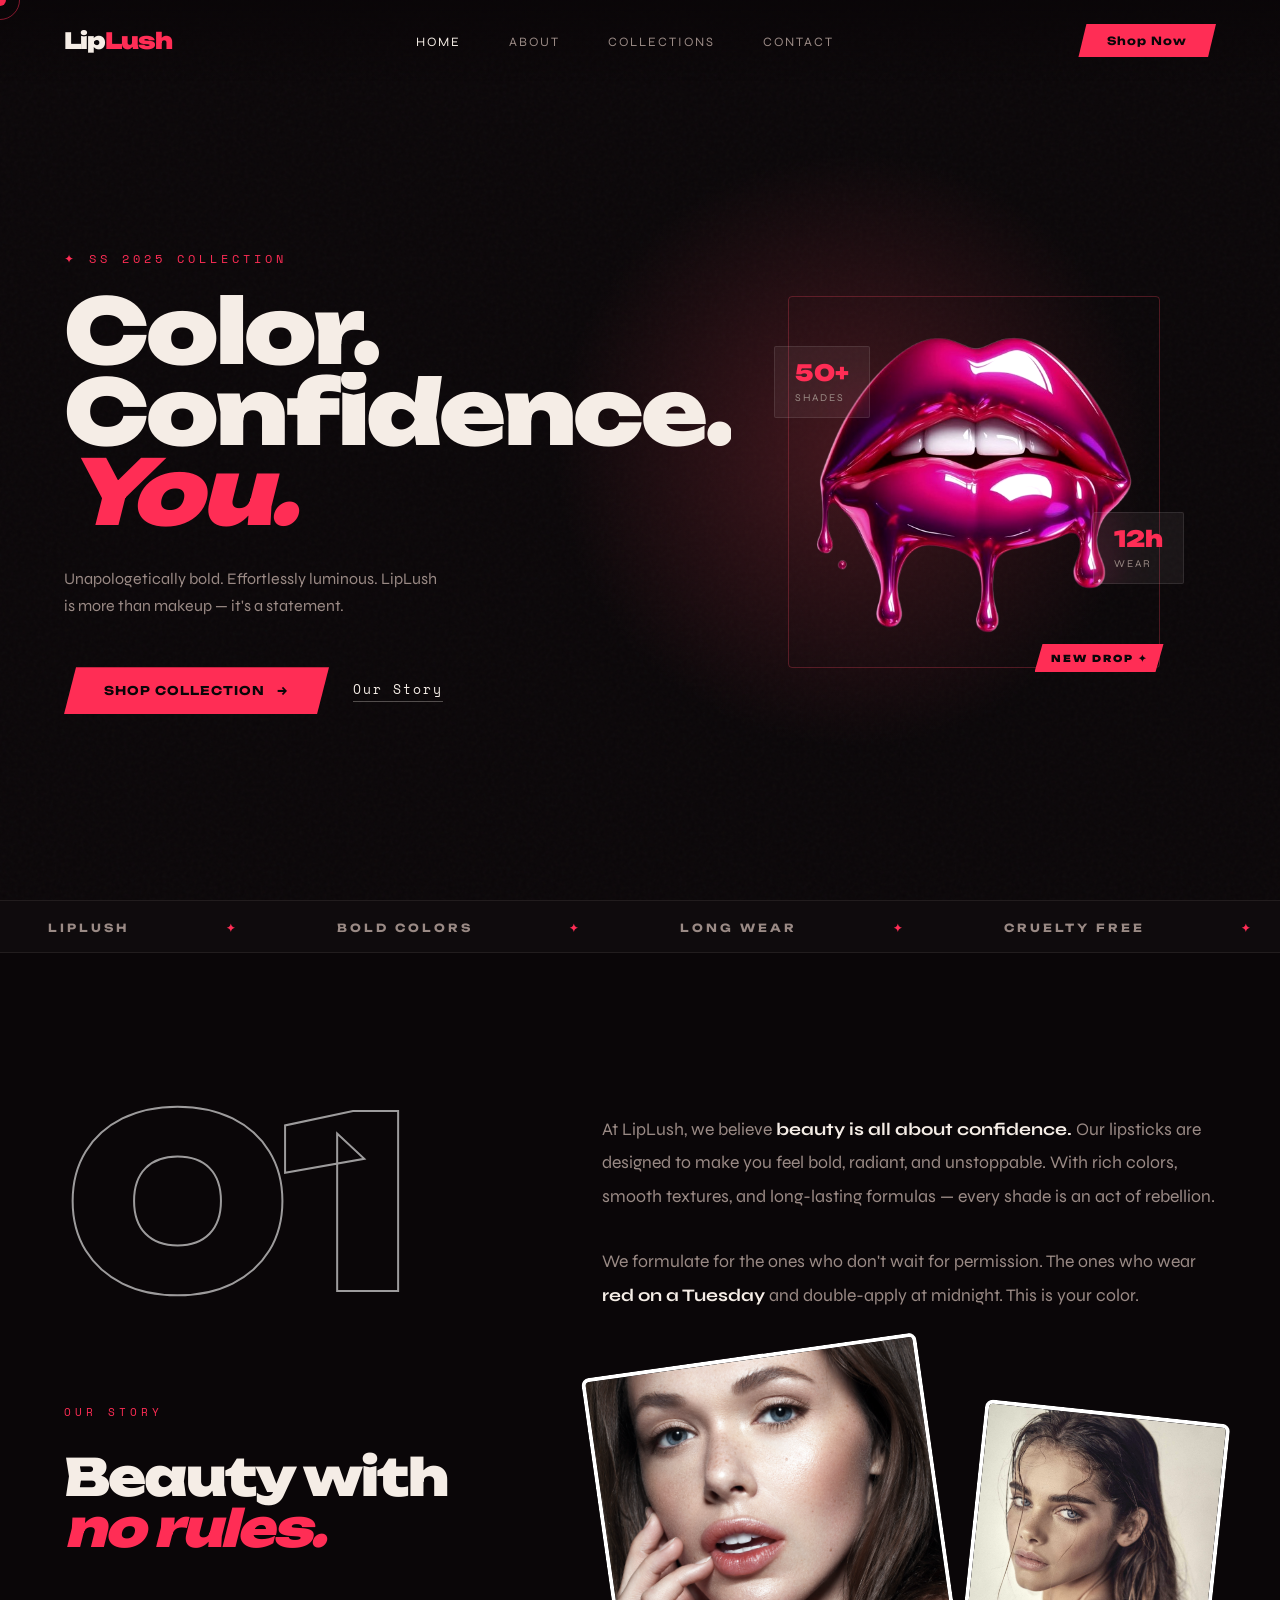
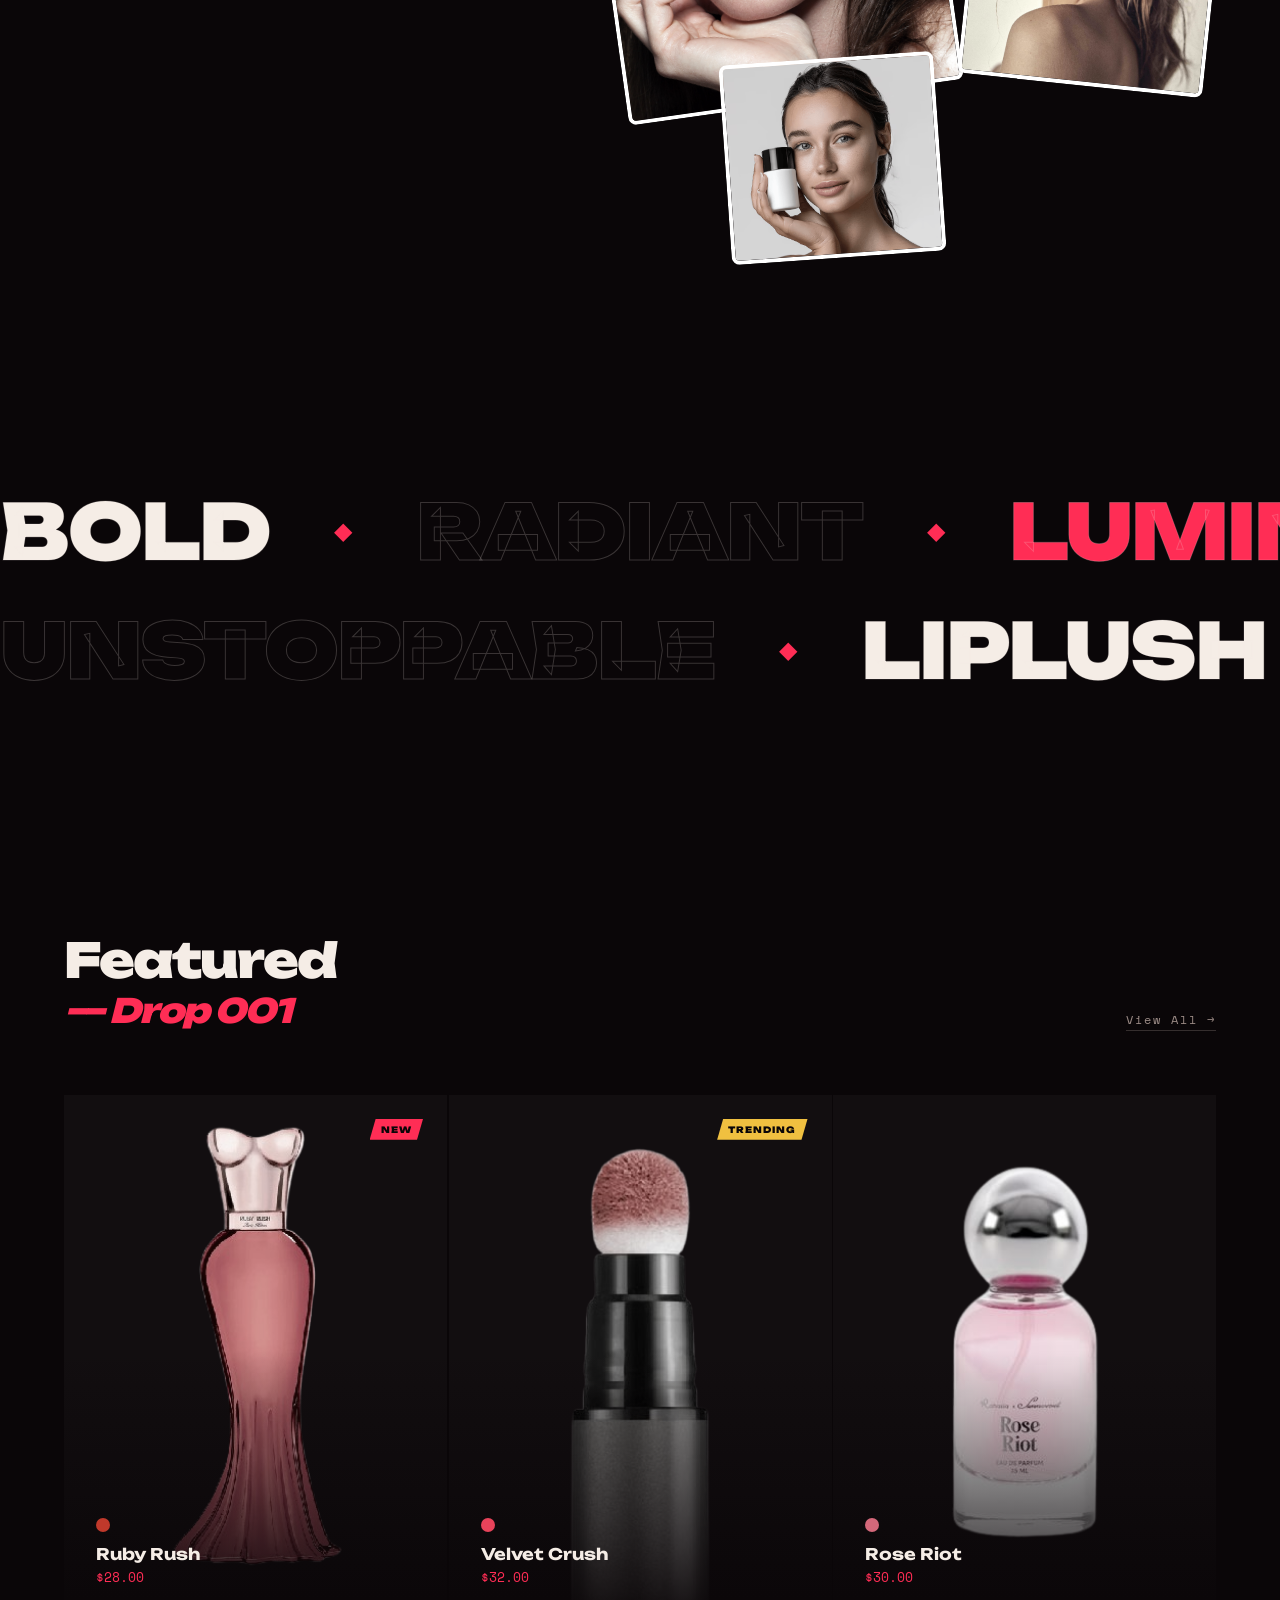
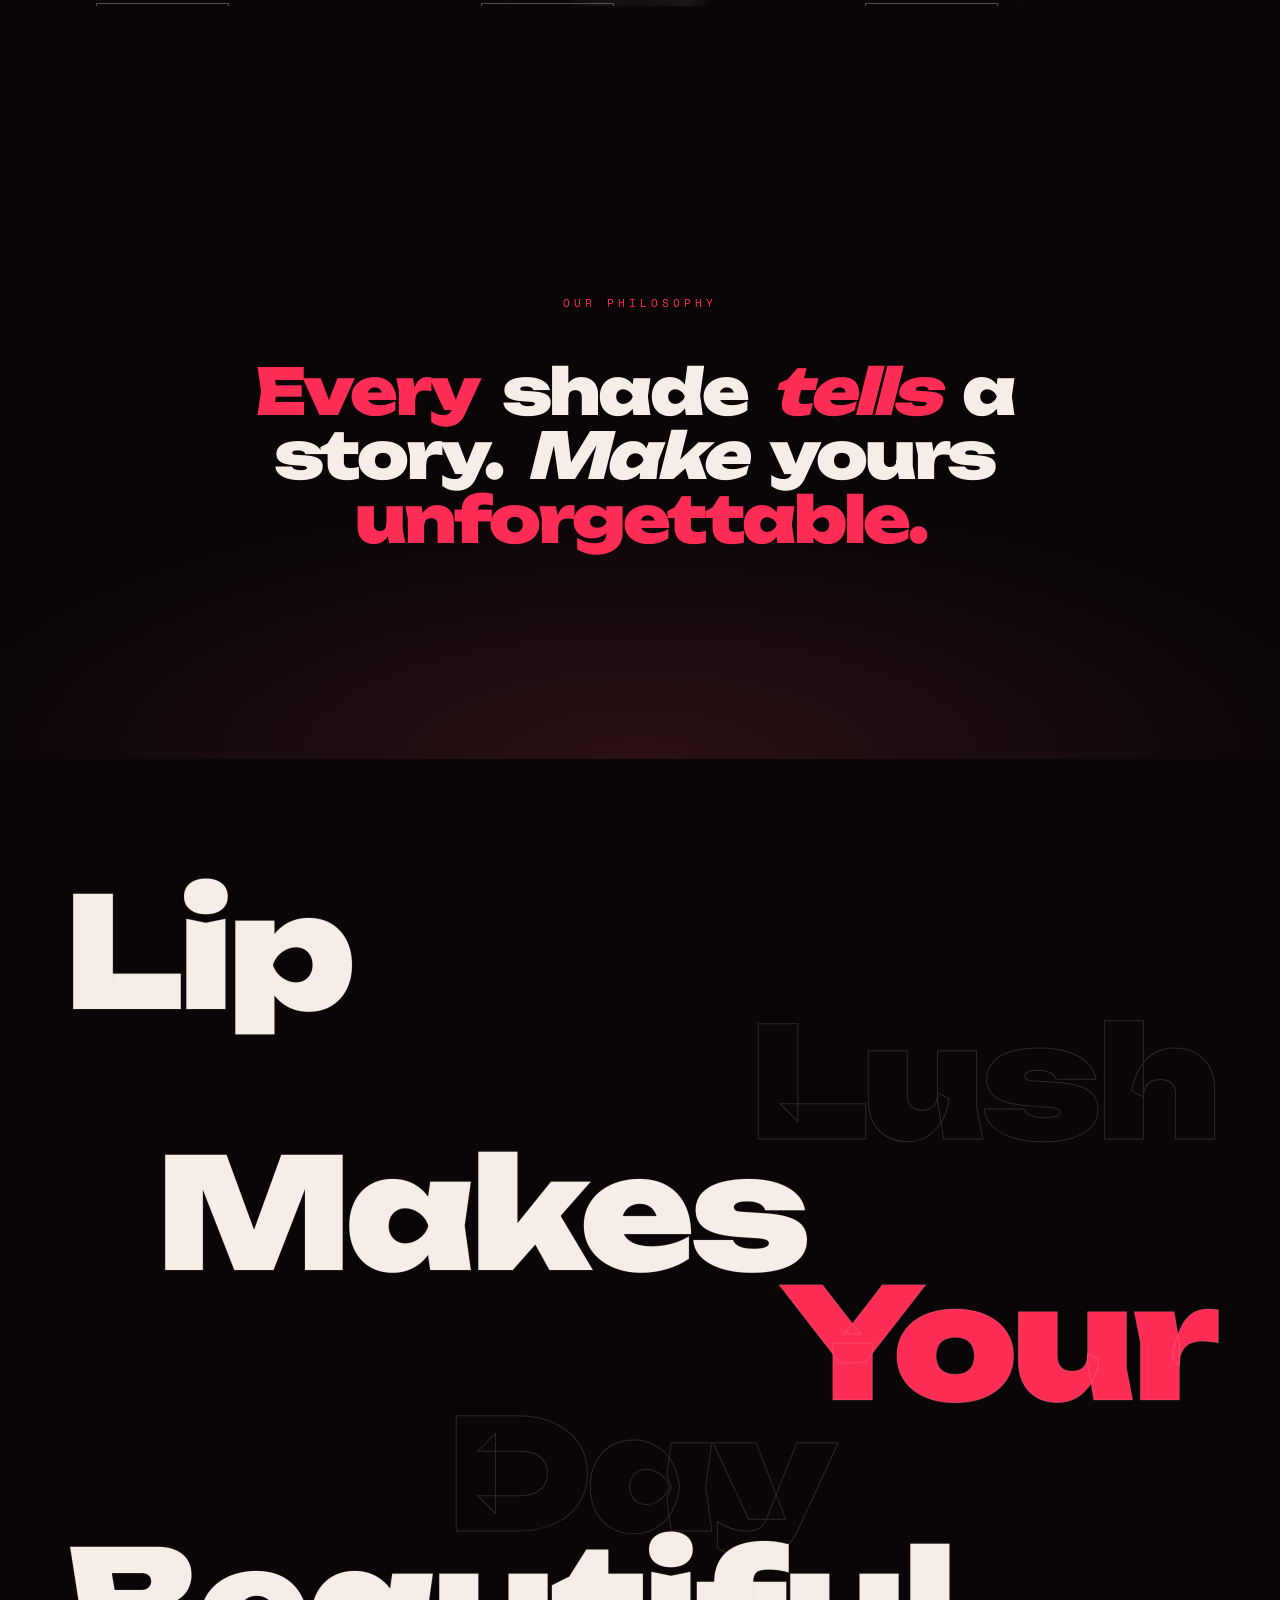
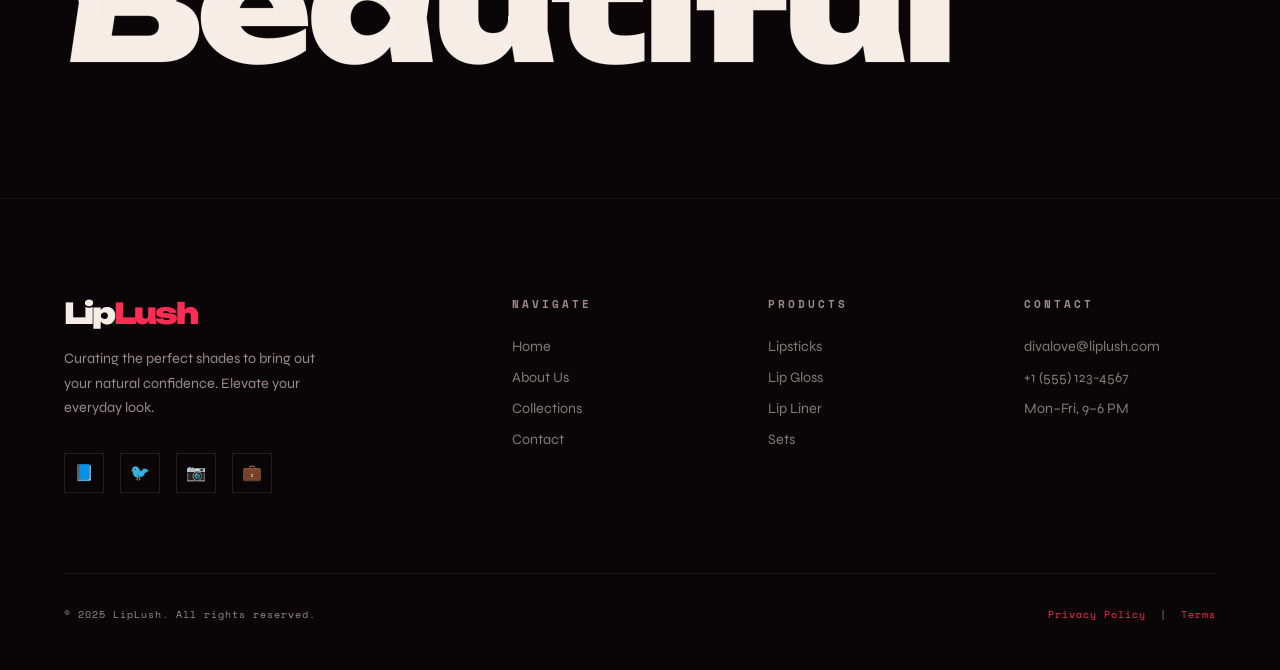
<file: index.html>
<!DOCTYPE html>
<html lang="en">
<head>
  <meta charset="UTF-8">
  <meta name="viewport" content="width=device-width, initial-scale=1.0">
  <title>LipLush — Unapologetically You</title>
  <link rel="preconnect" href="https://fonts.googleapis.com">
  <link href="https://fonts.googleapis.com/css2?family=Syne:wght@400;700;800&family=Unbounded:wght@300;400;700;900&family=Space+Mono:ital,wght@0,400;1,400&display=swap" rel="stylesheet">
  <style>
    :root {
      --ink: #0a0608;
      --cream: #f5ede6;
      --blush: #e8435a;
      --neon: #ff2d55;
      --gold: #f0c040;
      --muted: #9a8a85;
      --glass: rgba(245,237,230,0.04);
    }

    *, *::before, *::after { margin:0; padding:0; box-sizing:border-box; }

    html { scroll-behavior: smooth; }

    body {
      background: var(--ink);
      color: var(--cream);
      font-family: 'Syne', sans-serif;
      cursor: none;
      overflow-x: hidden;
    }

    /* CUSTOM CURSOR */
    #cursor {
      position: fixed;
      width: 12px; height: 12px;
      background: var(--neon);
      border-radius: 50%;
      pointer-events: none;
      z-index: 9999;
      mix-blend-mode: difference;
      transition: transform 0.1s ease;
      transform: translate(-50%, -50%);
    }
    #cursor-ring {
      position: fixed;
      width: 40px; height: 40px;
      border: 1.5px solid rgba(255,45,85,0.5);
      border-radius: 50%;
      pointer-events: none;
      z-index: 9998;
      transform: translate(-50%, -50%);
      transition: width 0.3s, height 0.3s, border-color 0.3s;
    }
    body:has(a:hover) #cursor-ring,
    body:has(button:hover) #cursor-ring {
      width: 70px; height: 70px;
      border-color: var(--neon);
    }

    /* NAVBAR */
    nav {
      position: fixed;
      top: 0; left: 0; right: 0;
      z-index: 100;
      padding: 1.5rem 4rem;
      display: flex;
      justify-content: space-between;
      align-items: center;
      mix-blend-mode: normal;
    }
    nav::before {
      content:'';
      position: absolute;
      inset: 0;
      background: linear-gradient(to bottom, rgba(10,6,8,0.9), transparent);
      pointer-events: none;
    }
    .nav-logo {
      font-family: 'Unbounded', sans-serif;
      font-weight: 900;
      font-size: 1.4rem;
      letter-spacing: -1px;
      color: var(--cream);
      text-decoration: none;
      position: relative;
      z-index: 1;
    }
    .nav-logo span { color: var(--neon); }
    .nav-links {
      display: flex;
      gap: 3rem;
      list-style: none;
      position: relative;
      z-index: 1;
    }
    .nav-links a {
      color: var(--muted);
      text-decoration: none;
      font-size: 0.8rem;
      letter-spacing: 2px;
      text-transform: uppercase;
      transition: color 0.3s;
    }
    .nav-links a:hover, .nav-links a.active { color: var(--cream); }
    .nav-cta {
      position: relative; z-index: 1;
      background: var(--neon);
      color: var(--ink);
      border: none;
      padding: 0.6rem 1.8rem;
      font-family: 'Unbounded', sans-serif;
      font-size: 0.7rem;
      font-weight: 700;
      letter-spacing: 1px;
      cursor: none;
      clip-path: polygon(8px 0%, 100% 0%, calc(100% - 8px) 100%, 0% 100%);
      transition: background 0.3s, transform 0.2s;
    }
    .nav-cta:hover { background: var(--gold); transform: skewX(-5deg); }

    /* HERO */
    .hero {
      min-height: 100vh;
      display: grid;
      grid-template-columns: 1fr 1fr;
      align-items: center;
      padding: 8rem 4rem 4rem;
      position: relative;
      overflow: hidden;
    }

    /* Animated grain */
    .hero::before {
      content:'';
      position: absolute;
      inset: 0;
      background-image: url("data:image/svg+xml,%3Csvg viewBox='0 0 256 256' xmlns='http://www.w3.org/2000/svg'%3E%3Cfilter id='noise'%3E%3CfeTurbulence type='fractalNoise' baseFrequency='0.9' numOctaves='4' stitchTiles='stitch'/%3E%3C/filter%3E%3Crect width='100%25' height='100%25' filter='url(%23noise)' opacity='0.08'/%3E%3C/svg%3E");
      pointer-events: none;
      opacity: 0.4;
      animation: grain 0.5s steps(2) infinite;
    }
    @keyframes grain {
      0%,100% { transform: translate(0,0); }
      10% { transform: translate(-2%,-3%); }
      30% { transform: translate(3%,2%); }
      50% { transform: translate(-1%,4%); }
      70% { transform: translate(2%,-1%); }
      90% { transform: translate(-3%,1%); }
    }

    /* Big radial glow */
    .hero-glow {
      position: absolute;
      width: 600px; height: 600px;
      background: radial-gradient(circle, rgba(232,67,90,0.25) 0%, transparent 70%);
      top: 50%; right: 10%;
      transform: translate(0,-50%);
      pointer-events: none;
      animation: breathe 4s ease-in-out infinite;
    }
    @keyframes breathe {
      0%,100% { transform: translate(0,-50%) scale(1); opacity:0.6; }
      50% { transform: translate(0,-50%) scale(1.2); opacity:1; }
    }

    .hero-left { position: relative; z-index: 2; }

    .hero-eyebrow {
      font-family: 'Space Mono', monospace;
      font-size: 0.75rem;
      letter-spacing: 4px;
      color: var(--neon);
      text-transform: uppercase;
      margin-bottom: 1.5rem;
      opacity: 0;
      animation: fadeUp 0.8s 0.2s forwards;
    }

    .hero-title {
      font-family: 'Unbounded', sans-serif;
      font-size: clamp(3.5rem, 7vw, 7rem);
      font-weight: 900;
      line-height: 0.9;
      letter-spacing: -3px;
      margin-bottom: 2rem;
    }
    .hero-title .line {
      display: block;
      overflow: hidden;
    }
    .hero-title .line-inner {
      display: block;
      opacity: 0;
      transform: translateY(100%);
      animation: slideUp 0.9s cubic-bezier(0.16,1,0.3,1) forwards;
    }
    .hero-title .line:nth-child(1) .line-inner { animation-delay: 0.3s; }
    .hero-title .line:nth-child(2) .line-inner { animation-delay: 0.5s; }
    .hero-title .line:nth-child(3) .line-inner { animation-delay: 0.7s; color: var(--neon); font-style: italic; }

    .hero-sub {
      font-size: 1rem;
      color: var(--muted);
      max-width: 380px;
      line-height: 1.7;
      margin-bottom: 3rem;
      opacity: 0;
      animation: fadeUp 0.8s 0.9s forwards;
    }

    .hero-actions {
      display: flex;
      gap: 1.5rem;
      align-items: center;
      opacity: 0;
      animation: fadeUp 0.8s 1.1s forwards;
    }

    .btn-primary {
      display: inline-flex;
      align-items: center;
      gap: 0.75rem;
      background: var(--neon);
      color: var(--ink);
      padding: 1rem 2.5rem;
      font-family: 'Unbounded', sans-serif;
      font-weight: 700;
      font-size: 0.75rem;
      letter-spacing: 1px;
      text-decoration: none;
      text-transform: uppercase;
      position: relative;
      overflow: hidden;
      clip-path: polygon(12px 0%, 100% 0%, calc(100% - 12px) 100%, 0% 100%);
      transition: transform 0.3s;
    }
    .btn-primary::after {
      content:'';
      position: absolute;
      inset: 0;
      background: var(--gold);
      transform: translateX(-100%) skewX(-20deg);
      transition: transform 0.4s cubic-bezier(0.16,1,0.3,1);
    }
    .btn-primary:hover::after { transform: translateX(0) skewX(-20deg); }
    .btn-primary span { position: relative; z-index:1; }
    .btn-primary:hover { transform: translateY(-3px); }

    .btn-ghost {
      font-family: 'Space Mono', monospace;
      font-size: 0.8rem;
      color: var(--cream);
      text-decoration: none;
      letter-spacing: 2px;
      border-bottom: 1px solid rgba(245,237,230,0.3);
      padding-bottom: 2px;
      transition: border-color 0.3s, color 0.3s;
    }
    .btn-ghost:hover { color: var(--neon); border-color: var(--neon); }

    /* Hero right — image stack */
    .hero-right {
      position: relative;
      z-index: 2;
      display: flex;
      justify-content: center;
      align-items: center;
      height: 70vh;
    }
    .hero-img-wrap {
      position: relative;
      width: 340px;
      opacity: 0;
      animation: fadeUp 1s 0.6s forwards;
    }
    .hero-img-wrap img {
      width: 100%;
      border-radius: 4px;
      display: block;
      filter: saturate(0.8) contrast(1.1);
    }
    /* Decorative frame */
    .hero-img-wrap::before {
      content:'';
      position: absolute;
      inset: -16px;
      border: 1px solid rgba(232,67,90,0.3);
      border-radius: 4px;
      animation: frameRotate 8s linear infinite;
    }
    .hero-img-wrap::after {
      content: 'NEW DROP ✦';
      position: absolute;
      bottom: -20px; right: -20px;
      background: var(--neon);
      color: var(--ink);
      font-family: 'Unbounded', sans-serif;
      font-size: 0.6rem;
      font-weight: 900;
      padding: 0.5rem 1rem;
      letter-spacing: 2px;
      clip-path: polygon(8px 0%, 100% 0%, calc(100% - 8px) 100%, 0% 100%);
    }
    @keyframes frameRotate {
      0%,100% { clip-path: inset(0 0 0 0); }
      25% { clip-path: inset(0 0 0 30%); }
      50% { clip-path: inset(30% 0 0 0); }
      75% { clip-path: inset(0 30% 0 0); }
    }

    /* Floating stats */
    .stat-pill {
      position: absolute;
      background: rgba(245,237,230,0.06);
      border: 1px solid rgba(245,237,230,0.1);
      backdrop-filter: blur(20px);
      padding: 0.75rem 1.25rem;
      border-radius: 2px;
    }
    .stat-pill strong {
      display: block;
      font-family: 'Unbounded', sans-serif;
      font-size: 1.4rem;
      font-weight: 900;
      color: var(--neon);
    }
    .stat-pill small {
      font-size: 0.65rem;
      color: var(--muted);
      letter-spacing: 2px;
      text-transform: uppercase;
    }
    .stat-pill:nth-child(2) { top: 10%; left: -30px; animation: float1 3s ease-in-out infinite; }
    .stat-pill:nth-child(3) { bottom: 20%; right: -40px; animation: float2 4s ease-in-out infinite; }
    @keyframes float1 { 0%,100%{transform:translateY(0)} 50%{transform:translateY(-12px)} }
    @keyframes float2 { 0%,100%{transform:translateY(0)} 50%{transform:translateY(10px)} }

    /* Scrolling ticker */
    .ticker {
      border-top: 1px solid rgba(245,237,230,0.08);
      border-bottom: 1px solid rgba(245,237,230,0.08);
      padding: 1rem 0;
      overflow: hidden;
      white-space: nowrap;
      background: rgba(245,237,230,0.02);
    }
    .ticker-track {
      display: inline-block;
      animation: ticker 18s linear infinite;
    }
    .ticker-track span {
      font-family: 'Unbounded', sans-serif;
      font-size: 0.7rem;
      font-weight: 700;
      letter-spacing: 3px;
      text-transform: uppercase;
      color: var(--muted);
      padding: 0 3rem;
    }
    .ticker-track span.accent { color: var(--neon); }
    @keyframes ticker { from{transform:translateX(0)} to{transform:translateX(-50%)} }

    /* ── INTRO SECTION ── */
    .intro {
      padding: 10rem 4rem;
      display: grid;
      grid-template-columns: 1fr 1.5fr;
      gap: 8rem;
      align-items: center;
      position: relative;
    }
    .intro-label {
      font-family: 'Space Mono', monospace;
      font-size: 0.7rem;
      color: var(--neon);
      letter-spacing: 4px;
      text-transform: uppercase;
      margin-bottom: 2rem;
    }
    .intro-headline {
      font-family: 'Unbounded', sans-serif;
      font-size: clamp(2rem, 4vw, 3.5rem);
      font-weight: 900;
      line-height: 1;
      letter-spacing: -2px;
    }
    .intro-headline em {
      font-style: italic;
      color: var(--neon);
      display: block;
    }
    .intro-number {
      position: absolute;
      top: 8rem; left: 4rem;
      font-family: 'Unbounded', sans-serif;
      font-size: 15rem;
      font-weight: 900;
      color: transparent;
      -webkit-text-stroke: 2px white;
      opacity: 0.6;
      line-height: 1;
      pointer-events: none;
      letter-spacing: -10px;
    }
    .intro-right p {
      font-size: 1.1rem;
      color: var(--muted);
      line-height: 1.9;
      margin-bottom: 2rem;
    }
    .intro-right p strong { color: var(--cream); }

    /* image collage */
    .intro-collage {
      position: relative;
      height: 500px;
    }
    .collage-img {
      position: absolute;
      border-radius: 4px;
      overflow: hidden;
      transition: transform 0.6s cubic-bezier(0.16,1,0.3,1);
    }
    .collage-img img { width: 100%; height: 100%; object-fit: cover; display: block; filter: saturate(0.7); transition: filter 0.4s; }
    .collage-img:hover img { filter: saturate(1.2); }
    .collage-img:nth-child(1) { width: 55%; height: 70%; top: 0; left: 0; }
    .collage-img:nth-child(2) { width: 40%; height: 55%; top: 15%; right: 0; }
    .collage-img:nth-child(3) { width: 35%; height: 40%; bottom: 0; left: 20%; }
    .collage-img:nth-child(1):hover { transform: rotate(-2deg) scale(1.03); }
    .collage-img:nth-child(2):hover { transform: rotate(2deg) scale(1.03); }
    .collage-img:nth-child(3):hover { transform: rotate(-1deg) scale(1.05); }
    .collage-tag {
      position: absolute;
      background: var(--neon);
      color: var(--ink);
      font-family: 'Unbounded', sans-serif;
      font-size: 0.55rem;
      font-weight: 900;
      letter-spacing: 2px;
      padding: 0.3rem 0.8rem;
      top: 0; right: 0;
      transform: translate(20%, -50%);
    }

    /* ── MARQUEE SECTION ── */
    .marquee-section {
      padding: 5rem 0;
      overflow: hidden;
      position: relative;
    }
    .marquee-line {
      display: flex;
      gap: 0;
      margin-bottom: 1.5rem;
      overflow: hidden;
    }
    .marquee-content {
      display: flex;
      gap: 4rem;
      align-items: center;
      animation: marquee 12s linear infinite;
      white-space: nowrap;
      flex-shrink: 0;
    }
    .marquee-content.reverse { animation-direction: reverse; animation-duration: 15s; }
    .marquee-content h2 {
      font-family: 'Unbounded', sans-serif;
      font-size: clamp(3rem, 6vw, 5rem);
      font-weight: 900;
      color: transparent;
      -webkit-text-stroke: 1px rgba(245,237,230,0.2);
      letter-spacing: -2px;
      white-space: nowrap;
    }
    .marquee-content h2.filled {
      color: var(--cream);
      -webkit-text-stroke: none;
    }
    .marquee-content h2.accent { color: var(--neon); -webkit-text-stroke: none; }
    .marquee-diamond { color: var(--neon); font-size: 1.5rem; flex-shrink:0; }
    @keyframes marquee { from{transform:translateX(0)} to{transform:translateX(-50%)} }

    /* ── PRODUCT GRID ── */
    .products {
      padding: 8rem 4rem;
    }
    .section-header {
      display: flex;
      justify-content: space-between;
      align-items: flex-end;
      margin-bottom: 4rem;
    }
    .section-title {
      font-family: 'Unbounded', sans-serif;
      font-size: clamp(2rem, 4vw, 3rem);
      font-weight: 900;
      letter-spacing: -2px;
    }
    .section-title span { color: var(--neon); display: block; font-style: italic; font-size: 0.7em; }
    .see-all {
      font-family: 'Space Mono', monospace;
      font-size: 0.75rem;
      color: var(--muted);
      text-decoration: none;
      letter-spacing: 2px;
      border-bottom: 1px solid rgba(154,138,133,0.3);
      padding-bottom: 2px;
      transition: color 0.3s, border-color 0.3s;
    }
    .see-all:hover { color: var(--cream); border-color: var(--cream); }

    .product-grid {
      display: grid;
      grid-template-columns: repeat(3, 1fr);
      gap: 1.5px;
    }
    .product-card {
      background: rgba(245,237,230,0.03);
      position: relative;
      overflow: hidden;
      aspect-ratio: 3/4;
      cursor: none;
    }
    .product-card::before {
      content:'';
      position: absolute;
      inset: 0;
      background: linear-gradient(to top, rgba(10,6,8,0.9) 0%, transparent 50%);
      z-index: 1;
      transition: opacity 0.4s;
    }
    .product-card:hover::before { opacity: 0.7; }
    .product-img {
      width: 100%; height: 100%;
      object-fit: cover;
      display: block;
      filter: saturate(0.6);
      transition: transform 0.7s cubic-bezier(0.16,1,0.3,1), filter 0.4s;
    }
    .product-card:hover .product-img { transform: scale(1.07); filter: saturate(1); }
    .product-info {
      position: absolute;
      bottom: 0; left: 0; right: 0;
      padding: 2rem;
      z-index: 2;
      transform: translateY(60px);
      transition: transform 0.4s cubic-bezier(0.16,1,0.3,1);
    }
    .product-card:hover .product-info { transform: translateY(0); }
    .product-shade {
      display: inline-block;
      width: 14px; height: 14px;
      border-radius: 50%;
      margin-bottom: 0.5rem;
    }
    .product-name {
      font-family: 'Unbounded', sans-serif;
      font-size: 1rem;
      font-weight: 700;
      margin-bottom: 0.25rem;
    }
    .product-price {
      font-family: 'Space Mono', monospace;
      font-size: 0.8rem;
      color: var(--neon);
    }
    .product-add {
      display: flex;
      align-items: center;
      gap: 0.5rem;
      margin-top: 1rem;
      font-size: 0.65rem;
      letter-spacing: 3px;
      text-transform: uppercase;
      color: var(--cream);
      background: none;
      border: 1px solid rgba(245,237,230,0.3);
      padding: 0.5rem 1rem;
      cursor: none;
      font-family: 'Syne', sans-serif;
      transition: background 0.3s, border-color 0.3s;
    }
    .product-add:hover { background: var(--neon); border-color: var(--neon); color: var(--ink); }
    .product-badge {
      position: absolute;
      top: 1.5rem; right: 1.5rem;
      z-index: 3;
      background: var(--neon);
      color: var(--ink);
      font-family: 'Unbounded', sans-serif;
      font-size: 0.55rem;
      font-weight: 900;
      padding: 0.3rem 0.7rem;
      letter-spacing: 1px;
      clip-path: polygon(6px 0%, 100% 0%, calc(100% - 6px) 100%, 0% 100%);
    }
    .product-badge.gold { background: var(--gold); }

    /* ── PHILOSOPHY ── */
    .philosophy {
      padding: 10rem 4rem;
      position: relative;
      overflow: hidden;
    }
    .philosophy-bg {
      position: absolute;
      inset: 0;
      background: radial-gradient(ellipse 80% 60% at 50% 100%, rgba(232,67,90,0.15) 0%, transparent 70%);
      pointer-events: none;
    }
    .phil-wrap {
      max-width: 1000px;
      margin: 0 auto;
      text-align: center;
    }
    .phil-quote {
      font-family: 'Unbounded', sans-serif;
      font-size: clamp(2rem, 5vw, 4.5rem);
      font-weight: 900;
      line-height: 1;
      letter-spacing: -3px;
      margin-bottom: 3rem;
    }
    .phil-quote .word {
      display: inline-block;
      opacity: 0;
      transform: translateY(40px);
      transition: opacity 0.6s, transform 0.6s;
    }
    .phil-quote .word.visible { opacity: 1; transform: translateY(0); }
    .phil-quote .word.neon { color: var(--neon); }
    .phil-quote .word.italic { font-style: italic; }

    /* ── TAGLINE ── */
    .tagline-section {
      padding: 8rem 4rem;
      overflow: hidden;
    }
    .tagline-grid {
      display: flex;
      flex-direction: column;
      align-items: center;
    }
    .tagline-word {
      font-family: 'Unbounded', sans-serif;
      font-size: clamp(5rem, 12vw, 11rem);
      font-weight: 900;
      line-height: 0.85;
      letter-spacing: -5px;
      color: transparent;
      -webkit-text-stroke: 1px rgba(245,237,230,0.15);
      opacity: 0;
      transform: translateX(-80px);
      transition: opacity 0.8s, transform 0.8s, color 0.4s, -webkit-text-stroke 0.4s;
    }
    .tagline-word.visible {
      opacity: 1;
      transform: translateX(0);
    }
    .tagline-word.filled {
      color: var(--cream);
      -webkit-text-stroke: none;
    }
    .tagline-word.neon-fill {
      color: var(--neon);
      -webkit-text-stroke: none;
    }
    .tagline-word:nth-child(1) { align-self: flex-start; transition-delay: 0s; }
    .tagline-word:nth-child(2) { align-self: flex-end; transition-delay: 0.1s; }
    .tagline-word:nth-child(3) { align-self: flex-start; padding-left: 8%; transition-delay: 0.2s; }
    .tagline-word:nth-child(4) { align-self: flex-end; transition-delay: 0.3s; }
    .tagline-word:nth-child(5) { align-self: center; transition-delay: 0.4s; }
    .tagline-word:nth-child(6) { align-self: flex-start; transition-delay: 0.5s; }

    /* ── FOOTER ── */
    footer {
      border-top: 1px solid rgba(245,237,230,0.06);
      padding: 6rem 4rem 3rem;
    }
    .footer-grid {
      display: grid;
      grid-template-columns: 2fr 1fr 1fr 1fr;
      gap: 4rem;
      margin-bottom: 5rem;
    }
    .footer-brand {
      font-family: 'Unbounded', sans-serif;
      font-size: 1.8rem;
      font-weight: 900;
      letter-spacing: -2px;
      margin-bottom: 1rem;
    }
    .footer-brand span { color: var(--neon); }
    .footer-tagline {
      font-size: 0.9rem;
      color: var(--muted);
      line-height: 1.7;
      max-width: 280px;
      margin-bottom: 2rem;
    }
    .footer-socials { display: flex; gap: 1rem; }
    .footer-social {
      width: 40px; height: 40px;
      border: 1px solid rgba(245,237,230,0.1);
      display: flex; align-items:center; justify-content:center;
      font-size: 1rem;
      text-decoration: none;
      transition: border-color 0.3s, background 0.3s;
    }
    .footer-social:hover { border-color: var(--neon); background: rgba(255,45,85,0.1); }
    .footer-col h4 {
      font-family: 'Space Mono', monospace;
      font-size: 0.7rem;
      letter-spacing: 3px;
      text-transform: uppercase;
      color: var(--muted);
      margin-bottom: 1.5rem;
    }
    .footer-col ul { list-style: none; }
    .footer-col ul li { margin-bottom: 0.75rem; }
    .footer-col ul a {
      color: rgba(245,237,230,0.5);
      text-decoration: none;
      font-size: 0.9rem;
      transition: color 0.3s, padding-left 0.3s;
    }
    .footer-col ul a:hover { color: var(--cream); padding-left: 4px; }
    .footer-bottom {
      border-top: 1px solid rgba(245,237,230,0.06);
      padding-top: 2rem;
      display: flex;
      justify-content: space-between;
      align-items: center;
    }
    .footer-bottom p {
      font-family: 'Space Mono', monospace;
      font-size: 0.65rem;
      color: var(--muted);
      letter-spacing: 1px;
    }
    .footer-bottom a { color: var(--neon); text-decoration: none; }

    /* ── ANIMATIONS ── */
    @keyframes fadeUp { from{opacity:0;transform:translateY(30px)} to{opacity:1;transform:translateY(0)} }
    @keyframes slideUp { from{opacity:0;transform:translateY(100%)} to{opacity:1;transform:translateY(0)} }

    /* Mobile */
    @media(max-width:768px) {
      nav { padding: 1.2rem 1.5rem; }
      .nav-links, .nav-cta { display: none; }
      .hero { grid-template-columns: 1fr; padding: 7rem 1.5rem 4rem; gap: 3rem; }
      .hero-right { height: 40vh; }
      .hero-img-wrap { width: 200px; }
      .intro { grid-template-columns: 1fr; padding: 5rem 1.5rem; gap: 3rem; }
      .intro-collage { height: 300px; }
      .products { padding: 5rem 1.5rem; }
      .product-grid { grid-template-columns: 1fr 1fr; }
      .philosophy { padding: 6rem 1.5rem; }
      .tagline-section { padding: 5rem 1.5rem; }
      footer { padding: 4rem 1.5rem 2rem; }
      .footer-grid { grid-template-columns: 1fr 1fr; gap: 2rem; }
    }

  .collage-img img {
    width: 100%;
    display: block;
    border: 4px solid white;
    border-radius: 8px;
    box-shadow: 0 8px 20px rgba(0,0,0,0.15);
  }

  .intro-collage {
    display: flex;
    gap: 20px;
    margin-top: 20px;
  }

  .collage-img {
    width: 140px;
    height: 140px;
  }

 .collage-img img {
    width: 100%;
    height: 100%;
    object-fit: cover;
    border: 4px solid white;
    border-radius: 8px;
    box-shadow: 0 8px 20px rgba(0,0,0,0.15);
    display: block;
  }

  .collage-img:nth-child(1) {
    transform: rotate(-8deg) translateY(10px);
  }

  .collage-img:nth-child(2) {
    transform: rotate(6deg) translateY(-8px);
  }

  .collage-img:nth-child(3) {
    transform: rotate(-4deg) translateY(14px);
  }

  /* Page load fade animation */
  body {
    animation: pageFade 0.8s ease;
  }

  @keyframes pageFade {
    from { 
      opacity: 0;
      transform: translateY(20px);
    }
    to { 
      opacity: 1;
      transform: translateY(0);
    }
}

::-webkit-scrollbar {
  width: 10px; 
}

::-webkit-scrollbar-track {
  background: var(--ink); 
}

::-webkit-scrollbar-thumb {
  background: var(--neon); 
  border-radius: 5px;
  border: 2px solid var(--ink);
}

::-webkit-scrollbar-thumb:hover {
  background: var(--gold); 
}

html {
  scrollbar-width: thin;
  scrollbar-color: var(--neon) var(--ink); 
}
  </style>
</head>
<body>
  <div id="cursor"></div>
  <div id="cursor-ring"></div>

  <!-- NAV -->
  <nav>
    <a href="index.html" class="nav-logo">Lip<span>Lush</span></a>
    <ul class="nav-links">
      <li><a href="index.html" class="active">Home</a></li>
      <li><a href="about.html">About</a></li>
      <li><a href="#">Collections</a></li>
      <li><a href="#">Contact</a></li>
    </ul>
    <button class="nav-cta">Shop Now</button>
  </nav>

  <!-- HERO -->
  <section class="hero">
    <div class="hero-glow"></div>
    <div class="hero-left">
      <p class="hero-eyebrow">✦ SS 2025 Collection</p>
      <h1 class="hero-title">
        <span class="line"><span class="line-inner">Color.</span></span>
        <span class="line"><span class="line-inner">Confidence.</span></span>
        <span class="line"><span class="line-inner">You.</span></span>
      </h1>
      <p class="hero-sub">Unapologetically bold. Effortlessly luminous. LipLush is more than makeup — it's a statement.</p>
      <div class="hero-actions">
        <a href="#" class="btn-primary"><span>Shop Collection</span><span>→</span></a>
        <a href="about.html" class="btn-ghost">Our Story</a>
      </div>
    </div>
    <div class="hero-right">
      <div class="hero-img-wrap">
        <img src="banner/lips.png" alt="LipLush hero product">
        <div class="stat-pill">
          <strong>50+</strong>
          <small>Shades</small>
        </div>
        <div class="stat-pill">
          <strong>12h</strong>
          <small>Wear</small>
        </div>
      </div>
    </div>
  </section>

  <!-- TICKER -->
  <div class="ticker">
    <div class="ticker-track">
      <span>LipLush</span><span class="accent">✦</span>
      <span>Bold Colors</span><span class="accent">✦</span>
      <span>Long Wear</span><span class="accent">✦</span>
      <span>Cruelty Free</span><span class="accent">✦</span>
      <span>Gen-Z Approved</span><span class="accent">✦</span>
      <span>LipLush</span><span class="accent">✦</span>
      <span>Bold Colors</span><span class="accent">✦</span>
      <span>Long Wear</span><span class="accent">✦</span>
      <span>Cruelty Free</span><span class="accent">✦</span>
      <span>Gen-Z Approved</span><span class="accent">✦</span>
    </div>
  </div>

  <!-- INTRO -->
  <section class="intro">
    <div class="intro-number">01</div>
    <div>
      <p class="intro-label">Our Story</p>
      <h2 class="intro-headline">
        Beauty with<br>
        <em>no rules.</em>
      </h2>
    </div>
    <div class="intro-right">
      <p>At LipLush, we believe <strong>beauty is all about confidence.</strong> Our lipsticks are designed to make you feel bold, radiant, and unstoppable. With rich colors, smooth textures, and long-lasting formulas — every shade is an act of rebellion.</p>
      <p>We formulate for the ones who don't wait for permission. The ones who wear <strong>red on a Tuesday</strong> and double-apply at midnight. This is your color.</p>
      <div class="intro-collage">
        <div class="collage-img">
          <img src="models/jessica.jpg" alt="Product">
        </div>
        <div class="collage-img">
          <img src="models/model2.jpg" alt="Heart">
        </div>
        <div class="collage-img">
          <img src="models/woman.png" alt="Flower">
        </div>
      </div>
    </div>
  </section>

  <!-- MARQUEE -->
  <div class="marquee-section">
    <div class="marquee-line">
      <div class="marquee-content">
        <h2 class="filled">BOLD</h2><span class="marquee-diamond">◆</span>
        <h2>RADIANT</h2><span class="marquee-diamond">◆</span>
        <h2 class="accent">LUMINOUS</h2><span class="marquee-diamond">◆</span>
        <h2 class="filled">BOLD</h2><span class="marquee-diamond">◆</span>
        <h2>RADIANT</h2><span class="marquee-diamond">◆</span>
        <h2 class="accent">LUMINOUS</h2><span class="marquee-diamond">◆</span>
      </div>
    </div>
    <div class="marquee-line">
      <div class="marquee-content reverse">
        <h2>UNSTOPPABLE</h2><span class="marquee-diamond">◆</span>
        <h2 class="filled">LIPLUSH</h2><span class="marquee-diamond">◆</span>
        <h2 class="accent">YOU.</h2><span class="marquee-diamond">◆</span>
        <h2>UNSTOPPABLE</h2><span class="marquee-diamond">◆</span>
        <h2 class="filled">LIPLUSH</h2><span class="marquee-diamond">◆</span>
        <h2 class="accent">YOU.</h2><span class="marquee-diamond">◆</span>
      </div>
    </div>
  </div>

  <!-- PRODUCTS -->
  <section class="products">
    <div class="section-header">
      <h2 class="section-title">Featured<span>— Drop 001</span></h2>
      <a href="#" class="see-all">View All →</a>
    </div>
    <div class="product-grid">
      <div class="product-card">
        <img class="product-img" src="products/rr.png" alt="Ruby Rush">
        <div class="product-badge">NEW</div>
        <div class="product-info">
          <div class="product-shade" style="background:#c0392b"></div>
          <p class="product-name">Ruby Rush</p>
          <p class="product-price">$28.00</p>
          <button class="product-add">+ Add to Bag</button>
        </div>
      </div>
      <div class="product-card">
        <img class="product-img" src="products/vc.png" alt="Velvet Crush">
        <div class="product-badge gold">TRENDING</div>
        <div class="product-info">
          <div class="product-shade" style="background:#e8435a"></div>
          <p class="product-name">Velvet Crush</p>
          <p class="product-price">$32.00</p>
          <button class="product-add">+ Add to Bag</button>
        </div>
      </div>
      <div class="product-card">
        <img class="product-img" src="products/rose.png" alt="Rose Riot">
        <div class="product-info">
          <div class="product-shade" style="background:#d4687a"></div>
          <p class="product-name">Rose Riot</p>
          <p class="product-price">$30.00</p>
          <button class="product-add">+ Add to Bag</button>
        </div>
      </div>
    </div>
  </section>

  <!-- PHILOSOPHY -->
  <section class="philosophy">
    <div class="philosophy-bg"></div>
    <div class="phil-wrap">
      <p class="intro-label" style="margin-bottom:3rem">Our Philosophy</p>
      <h2 class="phil-quote" id="phil">
        <span class="word neon">Every</span>
        <span class="word"> </span>
        <span class="word">shade</span>
        <span class="word"> </span>
        <span class="word italic neon">tells</span>
        <span class="word"> </span>
        <span class="word">a</span>
        <span class="word"> </span>
        <span class="word">story.</span>
        <span class="word"> </span>
        <span class="word italic">Make</span>
        <span class="word"> </span>
        <span class="word">yours</span>
        <span class="word"> </span>
        <span class="word neon">unforgettable.</span>
      </h2>
    </div>
  </section>

  <!-- TAGLINE -->
  <section class="tagline-section">
    <div class="tagline-grid">
      <div class="tagline-word filled" data-scroll>Lip</div>
      <div class="tagline-word" data-scroll>Lush</div>
      <div class="tagline-word filled" data-scroll>Makes</div>
      <div class="tagline-word neon-fill" data-scroll>Your</div>
      <div class="tagline-word" data-scroll>Day</div>
      <div class="tagline-word filled" data-scroll>Beautiful</div>
    </div>
  </section>

  <!-- FOOTER -->
  <footer>
    <div class="footer-grid">
      <div>
        <p class="footer-brand">Lip<span>Lush</span></p>
        <p class="footer-tagline">Curating the perfect shades to bring out your natural confidence. Elevate your everyday look.</p>
        <div class="footer-socials">
          <a href="#" class="footer-social">📘</a>
          <a href="#" class="footer-social">🐦</a>
          <a href="#" class="footer-social">📷</a>
          <a href="#" class="footer-social">💼</a>
        </div>
      </div>
      <div class="footer-col">
        <h4>Navigate</h4>
        <ul>
          <li><a href="index.html">Home</a></li>
          <li><a href="about.html">About Us</a></li>
          <li><a href="#">Collections</a></li>
          <li><a href="#">Contact</a></li>
        </ul>
      </div>
      <div class="footer-col">
        <h4>Products</h4>
        <ul>
          <li><a href="#">Lipsticks</a></li>
          <li><a href="#">Lip Gloss</a></li>
          <li><a href="#">Lip Liner</a></li>
          <li><a href="#">Sets</a></li>
        </ul>
      </div>
      <div class="footer-col">
        <h4>Contact</h4>
        <ul>
          <li><a href="#">divalove@liplush.com</a></li>
          <li><a href="#">+1 (555) 123-4567</a></li>
          <li><a href="#">Mon–Fri, 9–6 PM</a></li>
        </ul>
      </div>
    </div>
    <div class="footer-bottom">
      <p>© 2025 LipLush. All rights reserved.</p>
      <p><a href="#">Privacy Policy</a> &nbsp;|&nbsp; <a href="#">Terms</a></p>
    </div>
  </footer>

  <script>
    // Cursor
    const cursor = document.getElementById('cursor');
    const ring = document.getElementById('cursor-ring');
    let mx=0,my=0,rx=0,ry=0;
    document.addEventListener('mousemove',e=>{
      mx=e.clientX; my=e.clientY;
      cursor.style.left=mx+'px'; cursor.style.top=my+'px';
    });
    function animRing(){
      rx+=(mx-rx)*0.12; ry+=(my-ry)*0.12;
      ring.style.left=rx+'px'; ring.style.top=ry+'px';
      requestAnimationFrame(animRing);
    }
    animRing();

    // Scroll reveal
    const observer = new IntersectionObserver(entries=>{
      entries.forEach(e=>{
        if(e.isIntersecting){
          e.target.classList.add('visible');
          // phil words staggered
          if(e.target.id==='phil'){
            e.target.querySelectorAll('.word').forEach((w,i)=>{
              setTimeout(()=>w.classList.add('visible'),i*60);
            });
          }
        }
      });
    },{threshold:0.15});

    document.querySelectorAll('[data-scroll]').forEach(el=>observer.observe(el));
    document.querySelectorAll('.tagline-word').forEach(el=>observer.observe(el));
    observer.observe(document.getElementById('phil'));
  </script>
</body>
</html>
</file>
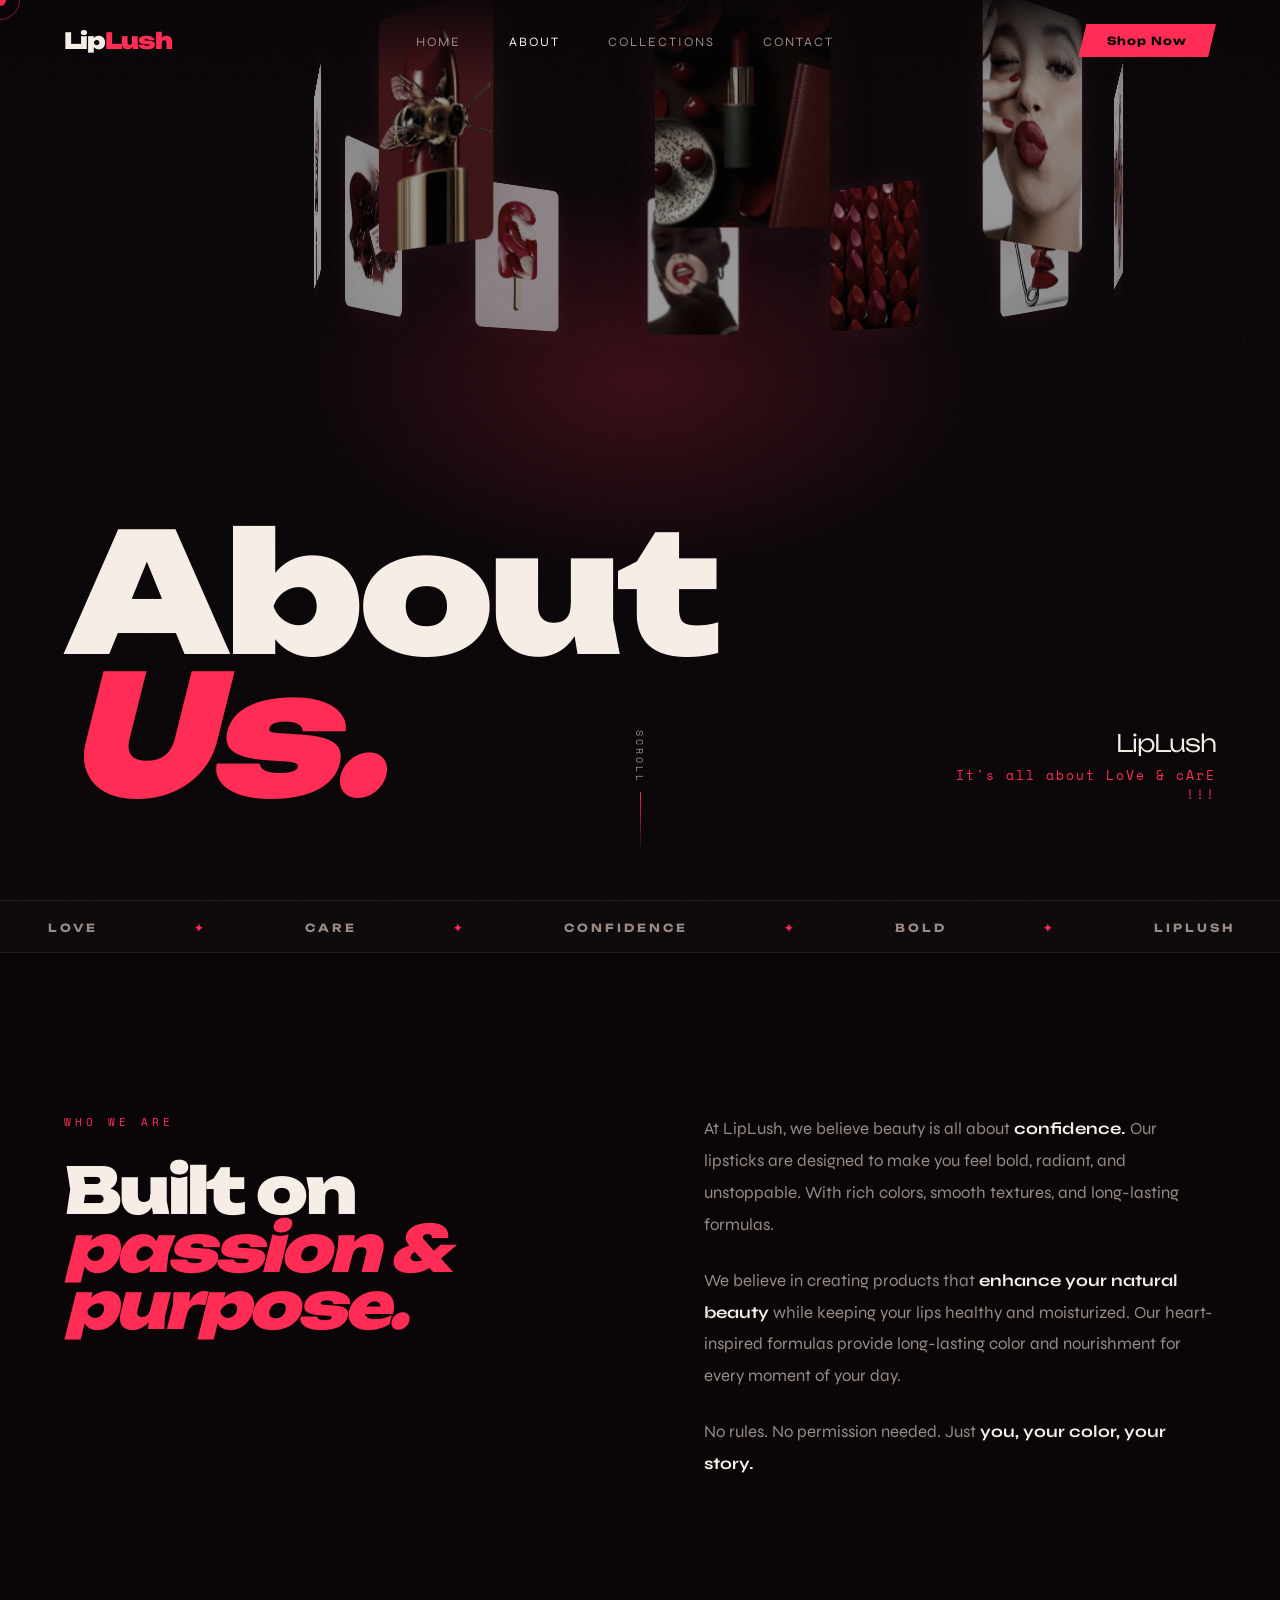
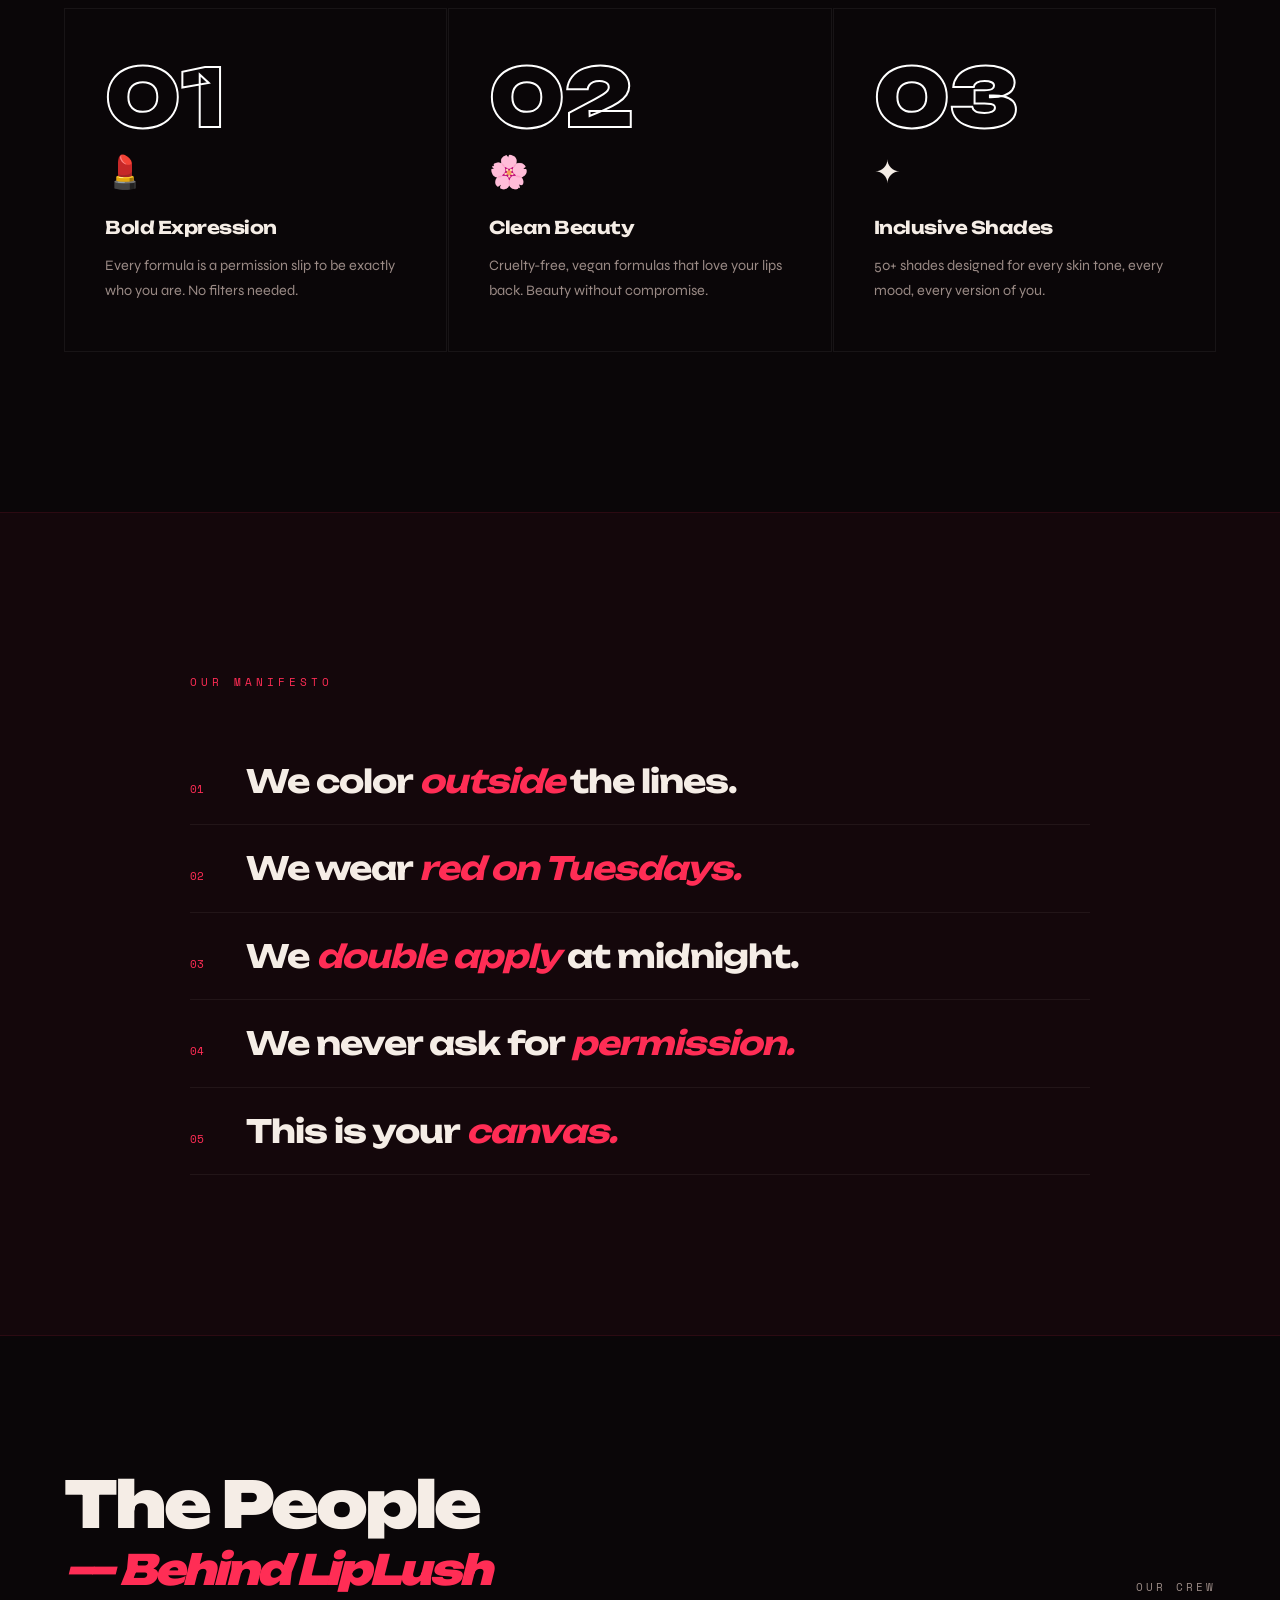
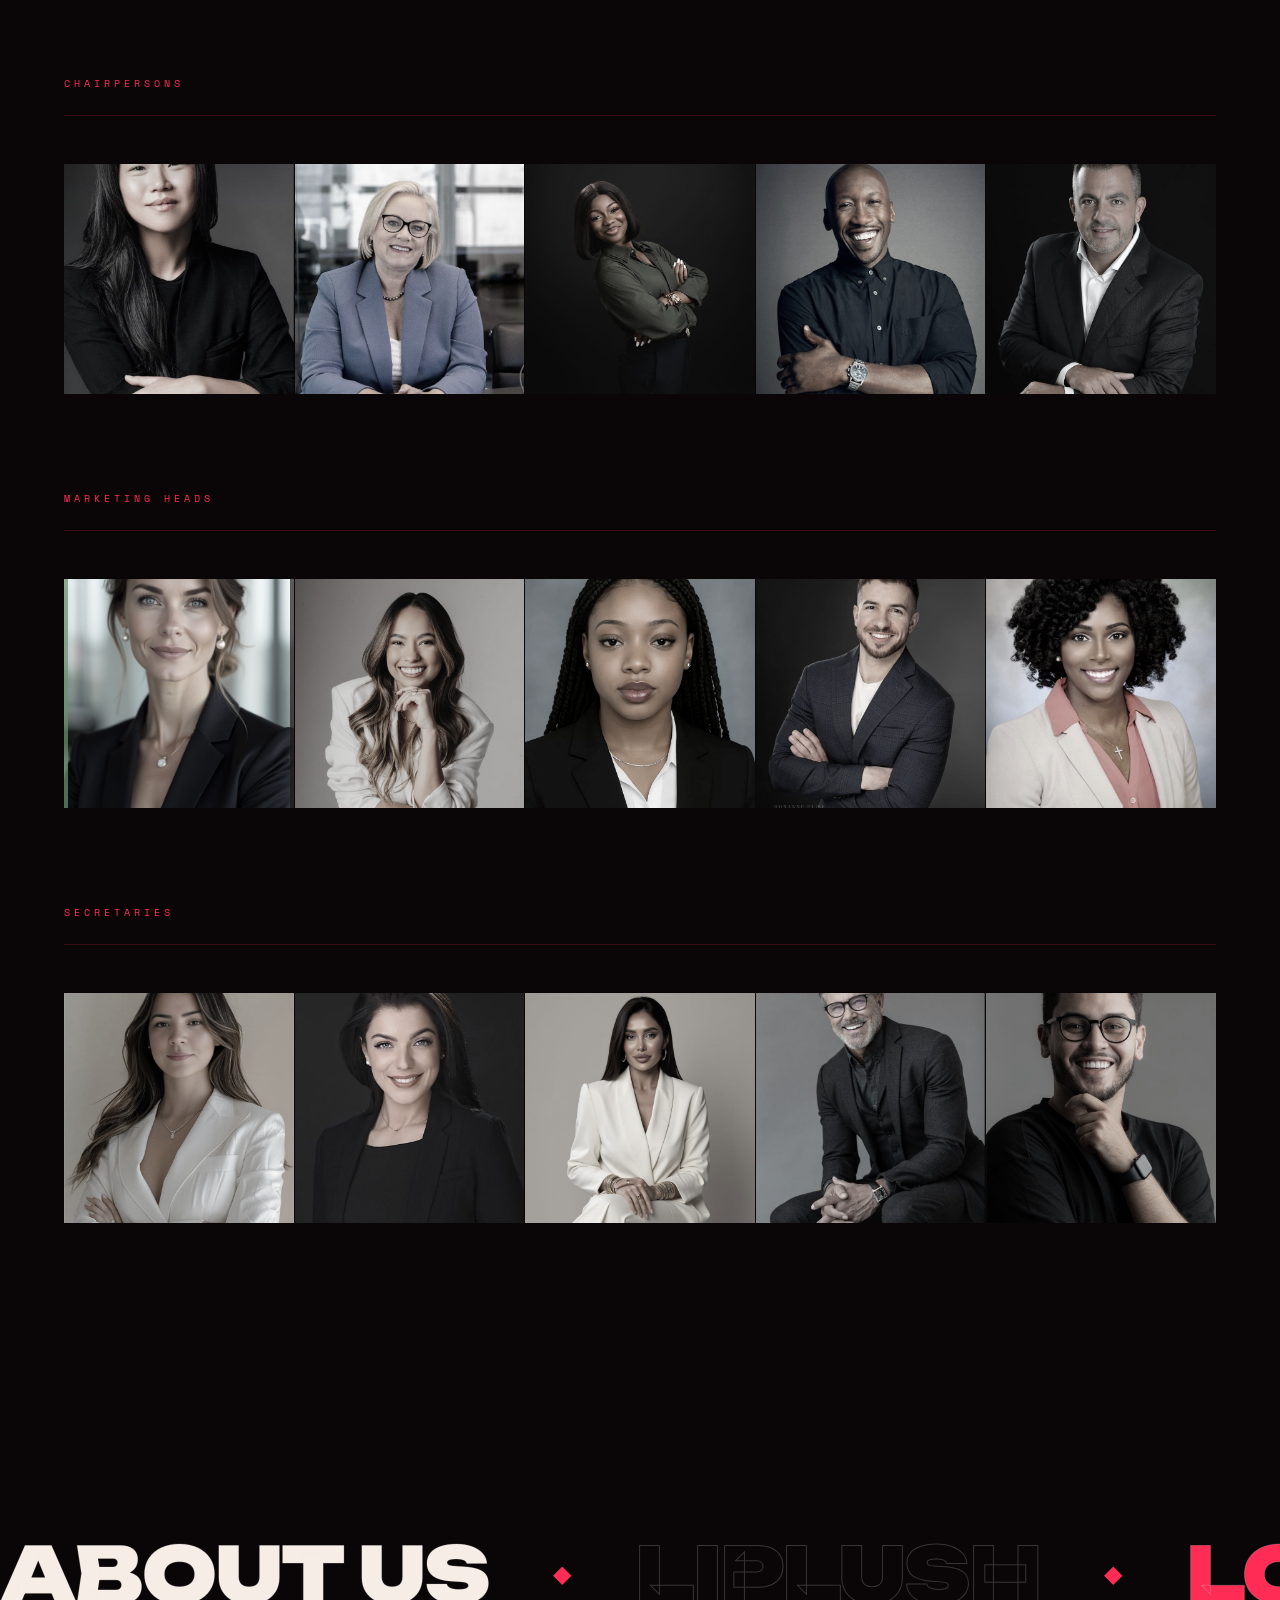
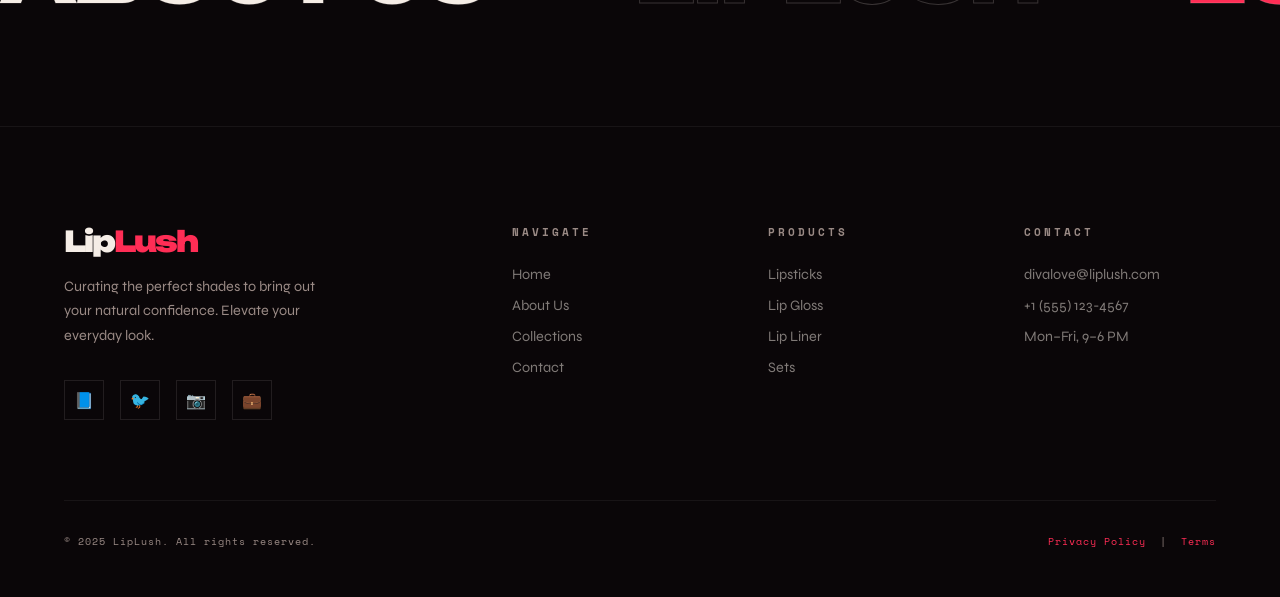
<file: about.html>
<!DOCTYPE html>
<html lang="en">
<head>
  <meta charset="UTF-8">
  <meta name="viewport" content="width=device-width, initial-scale=1.0">
  <title>About — LipLush</title>
  <link rel="preconnect" href="https://fonts.googleapis.com">
  <link href="https://fonts.googleapis.com/css2?family=Syne:wght@400;700;800&family=Unbounded:wght@300;400;700;900&family=Space+Mono:ital,wght@0,400;1,400&display=swap" rel="stylesheet">
  <style>
    :root {
      --ink: #0a0608;
      --cream: #f5ede6;
      --blush: #e8435a;
      --neon: #ff2d55;
      --gold: #f0c040;
      --muted: #9a8a85;
      --glass: rgba(245,237,230,0.04);
    }
    *,*::before,*::after{margin:0;padding:0;box-sizing:border-box;}
    html{scroll-behavior:smooth;}
    body{
      background:var(--ink);
      color:var(--cream);
      font-family:'Syne',sans-serif;
      cursor:none;
      overflow-x:hidden;
    }

    /* CURSOR */
    #cursor{position:fixed;width:12px;height:12px;background:var(--neon);border-radius:50%;pointer-events:none;z-index:9999;mix-blend-mode:difference;transition:transform 0.1s;transform:translate(-50%,-50%);}
    #cursor-ring{position:fixed;width:40px;height:40px;border:1.5px solid rgba(255,45,85,0.5);border-radius:50%;pointer-events:none;z-index:9998;transform:translate(-50%,-50%);transition:width 0.3s,height 0.3s,border-color 0.3s;}
    body:has(a:hover) #cursor-ring,body:has(button:hover) #cursor-ring{width:70px;height:70px;border-color:var(--neon);}

    /* NAVBAR */
    nav{position:fixed;top:0;left:0;right:0;z-index:100;padding:1.5rem 4rem;display:flex;justify-content:space-between;align-items:center;}
    nav::before{content:'';position:absolute;inset:0;background:linear-gradient(to bottom,rgba(10,6,8,0.9),transparent);pointer-events:none;}
    .nav-logo{font-family:'Unbounded',sans-serif;font-weight:900;font-size:1.4rem;letter-spacing:-1px;color:var(--cream);text-decoration:none;position:relative;z-index:1;}
    .nav-logo span{color:var(--neon);}
    .nav-links{display:flex;gap:3rem;list-style:none;position:relative;z-index:1;}
    .nav-links a{color:var(--muted);text-decoration:none;font-size:0.8rem;letter-spacing:2px;text-transform:uppercase;transition:color 0.3s;}
    .nav-links a:hover,.nav-links a.active{color:var(--cream);}
    .nav-cta{position:relative;z-index:1;background:var(--neon);color:var(--ink);border:none;padding:0.6rem 1.8rem;font-family:'Unbounded',sans-serif;font-size:0.7rem;font-weight:700;letter-spacing:1px;cursor:none;clip-path:polygon(8px 0%,100% 0%,calc(100% - 8px) 100%,0% 100%);transition:background 0.3s,transform 0.2s;}
    .nav-cta:hover{background:var(--gold);transform:skewX(-5deg);}

    /* ── HERO BANNER ── */
    .about-hero {
      min-height: 100vh;
      position: relative;
      display: flex;
      align-items: flex-end;
      overflow: hidden;
      padding: 0 4rem 6rem;
    }

    /* Spinning 3D carousel */
    .carousel-bg {
      position: absolute;
      top: 0; left: 0; right: 0; bottom: 0;
      perspective: 1200px;
      pointer-events: none;
    }
    .carousel-ring {
      position: absolute;
      width: 140px;
      height: 200px;
      top: 12%;
      left: 50%;
      transform-style: preserve-3d;
      animation: ringRotate 30s linear infinite;
    }
    .carousel-item {
      position: absolute;
      inset: 0;
      padding: 10px;
      transform: rotateY(calc(var(--pos) * (360deg / 10))) translateZ(380px);
    }
    .carousel-item img {
      width: 100%;
      height: 100%;
      object-fit: cover;
      border-radius: 8px;
      filter: saturate(0.5) brightness(0.6);
      box-shadow: 0 0 30px rgba(255,45,85,0.2);
    }
    @keyframes ringRotate {
      from{transform:rotateX(-12deg) rotateY(0deg);}
      to{transform:rotateX(-12deg) rotateY(360deg);}
    }

    /* Big glow behind carousel */
    .hero-glow {
      position: absolute;
      top: 20%; left: 50%;
      transform: translateX(-50%);
      width: 700px; height: 400px;
      background: radial-gradient(ellipse, rgba(255,45,85,0.2) 0%, transparent 70%);
      pointer-events: none;
    }

    /* grain overlay */
    .about-hero::before {
      content:'';
      position:absolute;
      inset:0;
      background-image:url("data:image/svg+xml,%3Csvg viewBox='0 0 256 256' xmlns='http://www.w3.org/2000/svg'%3E%3Cfilter id='noise'%3E%3CfeTurbulence type='fractalNoise' baseFrequency='0.9' numOctaves='4' stitchTiles='stitch'/%3E%3C/filter%3E%3Crect width='100%25' height='100%25' filter='url(%23noise)' opacity='0.08'/%3E%3C/svg%3E");
      opacity:0.3;
      z-index:1;
      pointer-events:none;
      animation:grain 0.5s steps(2) infinite;
    }
    @keyframes grain{0%,100%{transform:translate(0,0)}10%{transform:translate(-2%,-3%)}30%{transform:translate(3%,2%)}50%{transform:translate(-1%,4%)}70%{transform:translate(2%,-1%)}90%{transform:translate(-3%,1%)}}

    .about-hero-content {
      position: relative;
      z-index: 3;
      width: 100%;
      display: flex;
      justify-content: space-between;
      align-items: flex-end;
    }
    .about-hero-title {
      font-family: 'Unbounded', sans-serif;
      font-size: clamp(5rem, 13vw, 12rem);
      font-weight: 900;
      line-height: 0.85;
      letter-spacing: -5px;
    }
    .about-hero-title span { color: var(--neon); font-style: italic; }
    .about-hero-sub {
      text-align: right;
      max-width: 280px;
    }
    .about-hero-sub h2 {
      font-family: 'Unbounded', sans-serif;
      font-size: 1.5rem;
      font-weight: 300;
      letter-spacing: -1px;
      margin-bottom: 0.5rem;
    }
    .about-hero-sub p {
      font-family: 'Space Mono', monospace;
      font-size: 0.8rem;
      color: var(--neon);
      letter-spacing: 2px;
    }

    /* Scroll line */
    .scroll-line {
      position: absolute;
      bottom: 3rem;
      left: 50%;
      transform: translateX(-50%);
      z-index: 5;
      display: flex;
      flex-direction: column;
      align-items: center;
      gap: 0.5rem;
    }
    .scroll-line span {
      font-family: 'Space Mono', monospace;
      font-size: 0.6rem;
      letter-spacing: 3px;
      text-transform: uppercase;
      color: var(--muted);
      writing-mode: vertical-lr;
    }
    .scroll-line::after {
      content:'';
      width: 1px;
      height: 60px;
      background: linear-gradient(to bottom, var(--neon), transparent);
      animation: scrollPulse 1.5s ease-in-out infinite;
    }
    @keyframes scrollPulse { 0%,100%{opacity:0.3;height:40px} 50%{opacity:1;height:70px} }

    /* ── TICKER ── */
    .ticker{border-top:1px solid rgba(245,237,230,0.08);border-bottom:1px solid rgba(245,237,230,0.08);padding:1rem 0;overflow:hidden;white-space:nowrap;background:rgba(245,237,230,0.02);}
    .ticker-track{display:inline-block;animation:ticker 18s linear infinite;}
    .ticker-track span{font-family:'Unbounded',sans-serif;font-size:0.7rem;font-weight:700;letter-spacing:3px;text-transform:uppercase;color:var(--muted);padding:0 3rem;}
    .ticker-track span.accent{color:var(--neon);}
    @keyframes ticker{from{transform:translateX(0)}to{transform:translateX(-50%)}}

    /* ── VALUES SECTION ── */
    .values {
      padding: 10rem 4rem;
      position: relative;
    }
    .values-intro {
      display: grid;
      grid-template-columns: 1fr 1fr;
      gap: 8rem;
      align-items: start;
      margin-bottom: 8rem;
    }
    .section-label {
      font-family: 'Space Mono', monospace;
      font-size: 0.7rem;
      color: var(--neon);
      letter-spacing: 4px;
      text-transform: uppercase;
      margin-bottom: 2rem;
    }
    .values-headline {
      font-family: 'Unbounded', sans-serif;
      font-size: clamp(2.5rem, 5vw, 4.5rem);
      font-weight: 900;
      line-height: 0.9;
      letter-spacing: -3px;
    }
    .values-headline em { color: var(--neon); font-style: italic; display: block; }
    .values-body p {
      font-size: 1.05rem;
      color: var(--muted);
      line-height: 1.9;
      margin-bottom: 1.5rem;
    }
    .values-body p strong { color: var(--cream); }
    .values-body p:last-child { margin-bottom: 0; }

    /* Value cards */
    .value-cards {
      display: grid;
      grid-template-columns: repeat(3, 1fr);
      gap: 1px;
    }
    .value-card {
      padding: 3rem 2.5rem;
      border: 1px solid rgba(245,237,230,0.06);
      position: relative;
      overflow: hidden;
      transition: border-color 0.4s;
    }
    .value-card::before {
      content: '';
      position: absolute;
      bottom: 0; left: 0; right: 0;
      height: 2px;
      background: var(--neon);
      transform: scaleX(0);
      transition: transform 0.4s cubic-bezier(0.16,1,0.3,1);
      transform-origin: left;
    }
    .value-card:hover::before { transform: scaleX(1); }
    .value-card:hover { border-color: rgba(255,45,85,0.2); }
    .value-num {
      font-family: 'Unbounded', sans-serif;
      font-size: 5rem;
      font-weight: 900;
      color: transparent;          
      -webkit-text-stroke: 2px white; 
      text-stroke: 2px white;         
      line-height: 1;
      margin-bottom: 1rem;
    }
    .value-icon { font-size: 2rem; margin-bottom: 1.5rem; }
    .value-title {
      font-family: 'Unbounded', sans-serif;
      font-size: 1.1rem;
      font-weight: 700;
      letter-spacing: -0.5px;
      margin-bottom: 1rem;
    }
    .value-desc {
      font-size: 0.9rem;
      color: var(--muted);
      line-height: 1.7;
    }

    /* ── TEAM ── */
    .team {
      padding: 8rem 4rem;
    }
    .team-header {
      display: flex;
      justify-content: space-between;
      align-items: flex-end;
      margin-bottom: 5rem;
    }
    .team-title {
      font-family: 'Unbounded', sans-serif;
      font-size: clamp(2rem, 5vw, 4rem);
      font-weight: 900;
      letter-spacing: -3px;
    }
    .team-title span { color: var(--neon); font-style: italic; display: block; font-size: 0.65em; }
    .team-role-label {
      font-family: 'Space Mono', monospace;
      font-size: 0.7rem;
      color: var(--muted);
      letter-spacing: 3px;
      text-transform: uppercase;
    }

    /* Role section */
    .role-section { margin-bottom: 6rem; }
    .role-label {
      font-family: 'Space Mono', monospace;
      font-size: 0.65rem;
      letter-spacing: 4px;
      color: var(--neon);
      text-transform: uppercase;
      padding: 0 0 1.5rem;
      border-bottom: 1px solid rgba(255,45,85,0.2);
      margin-bottom: 3rem;
    }
    .team-grid {
      display: grid;
      grid-template-columns: repeat(5, 1fr);
      gap: 1px;
    }
    .team-card {
      position: relative;
      aspect-ratio: 1;
      overflow: hidden;
      background: rgba(245,237,230,0.03);
      cursor: none;
    }
    .team-card img {
      width: 100%;
      height: 100%;
      object-fit: cover;
      filter: grayscale(60%) saturate(0.8);
      transition: transform 0.6s cubic-bezier(0.16,1,0.3,1), filter 0.4s;
      display: block;
    }
    .team-card:hover img {
      transform: scale(1.08);
      filter: grayscale(0%) saturate(1.2);
    }
    .team-overlay {
      position: absolute;
      inset: 0;
      background: linear-gradient(to top, rgba(255,45,85,0.7) 0%, transparent 50%);
      opacity: 0;
      transition: opacity 0.4s;
    }
    .team-card:hover .team-overlay { opacity: 1; }
    .team-card-label {
      position: absolute;
      bottom: 1rem;
      left: 1rem;
      right: 1rem;
      font-family: 'Unbounded', sans-serif;
      font-size: 0.6rem;
      font-weight: 700;
      letter-spacing: 2px;
      text-transform: uppercase;
      transform: translateY(10px);
      opacity: 0;
      transition: transform 0.3s, opacity 0.3s;
    }
    .team-card:hover .team-card-label { transform: translateY(0); opacity: 1; }

    /* ── MANIFESTO ── */
    .manifesto {
      padding: 10rem 4rem;
      position: relative;
      overflow: hidden;
      background: rgba(255,45,85,0.04);
      border-top: 1px solid rgba(255,45,85,0.1);
      border-bottom: 1px solid rgba(255,45,85,0.1);
    }
    .manifesto-inner {
      max-width: 900px;
      margin: 0 auto;
    }
    .manifesto-eyebrow {
      font-family: 'Space Mono', monospace;
      font-size: 0.7rem;
      color: var(--neon);
      letter-spacing: 4px;
      text-transform: uppercase;
      margin-bottom: 3rem;
    }
    .manifesto-lines {
      list-style: none;
    }
    .manifesto-line {
      display: flex;
      align-items: baseline;
      gap: 1.5rem;
      padding: 1.5rem 0;
      border-bottom: 1px solid rgba(245,237,230,0.06);
      opacity: 0;
      transform: translateX(-30px);
      transition: opacity 0.6s, transform 0.6s;
    }
    .manifesto-line.visible { opacity: 1; transform: translateX(0); }
    .manifesto-line-num {
      font-family: 'Space Mono', monospace;
      font-size: 0.7rem;
      color: var(--neon);
      flex-shrink: 0;
      width: 2rem;
    }
    .manifesto-line-text {
      font-family: 'Unbounded', sans-serif;
      font-size: clamp(1.2rem, 3vw, 2rem);
      font-weight: 700;
      letter-spacing: -1px;
      line-height: 1.2;
    }
    .manifesto-line-text em { font-style: italic; color: var(--neon); }

    /* ── MARQUEE ── */
    .marquee-section{padding:5rem 0;overflow:hidden;}
    .marquee-line{display:flex;gap:0;margin-bottom:1.5rem;overflow:hidden;}
    .marquee-content{display:flex;gap:4rem;align-items:center;animation:marquee 12s linear infinite;white-space:nowrap;flex-shrink:0;}
    .marquee-content.reverse{animation-direction:reverse;animation-duration:15s;}
    .marquee-content h2{font-family:'Unbounded',sans-serif;font-size:clamp(3rem,6vw,5rem);font-weight:900;color:transparent;-webkit-text-stroke:1px rgba(245,237,230,0.2);letter-spacing:-2px;white-space:nowrap;}
    .marquee-content h2.filled{color:var(--cream);-webkit-text-stroke:none;}
    .marquee-content h2.accent{color:var(--neon);-webkit-text-stroke:none;}
    .marquee-diamond{color:var(--neon);font-size:1.5rem;flex-shrink:0;}
    @keyframes marquee{from{transform:translateX(0)}to{transform:translateX(-50%)}}

    /* FOOTER */
    footer{border-top:1px solid rgba(245,237,230,0.06);padding:6rem 4rem 3rem;}
    .footer-grid{display:grid;grid-template-columns:2fr 1fr 1fr 1fr;gap:4rem;margin-bottom:5rem;}
    .footer-brand{font-family:'Unbounded',sans-serif;font-size:1.8rem;font-weight:900;letter-spacing:-2px;margin-bottom:1rem;}
    .footer-brand span{color:var(--neon);}
    .footer-tagline{font-size:0.9rem;color:var(--muted);line-height:1.7;max-width:280px;margin-bottom:2rem;}
    .footer-socials{display:flex;gap:1rem;}
    .footer-social{width:40px;height:40px;border:1px solid rgba(245,237,230,0.1);display:flex;align-items:center;justify-content:center;font-size:1rem;text-decoration:none;transition:border-color 0.3s,background 0.3s;}
    .footer-social:hover{border-color:var(--neon);background:rgba(255,45,85,0.1);}
    .footer-col h4{font-family:'Space Mono',monospace;font-size:0.7rem;letter-spacing:3px;text-transform:uppercase;color:var(--muted);margin-bottom:1.5rem;}
    .footer-col ul{list-style:none;}
    .footer-col ul li{margin-bottom:0.75rem;}
    .footer-col ul a{color:rgba(245,237,230,0.5);text-decoration:none;font-size:0.9rem;transition:color 0.3s,padding-left 0.3s;}
    .footer-col ul a:hover{color:var(--cream);padding-left:4px;}
    .footer-bottom{border-top:1px solid rgba(245,237,230,0.06);padding-top:2rem;display:flex;justify-content:space-between;align-items:center;}
    .footer-bottom p{font-family:'Space Mono',monospace;font-size:0.65rem;color:var(--muted);letter-spacing:1px;}
    .footer-bottom a{color:var(--neon);text-decoration:none;}

    /* Mobile */
    @media(max-width:768px){
      nav{padding:1.2rem 1.5rem;}
      .nav-links,.nav-cta{display:none;}
      .about-hero{padding:0 1.5rem 4rem;min-height:80vh;}
      .about-hero-title{font-size:clamp(3rem,15vw,5rem);letter-spacing:-3px;}
      .about-hero-content{flex-direction:column;align-items:flex-start;gap:2rem;}
      .about-hero-sub{text-align:left;}
      .values{padding:5rem 1.5rem;}
      .values-intro{grid-template-columns:1fr;gap:3rem;margin-bottom:4rem;}
      .value-cards{grid-template-columns:1fr;}
      .team{padding:5rem 1.5rem;}
      .team-grid{grid-template-columns:repeat(3,1fr);}
      .manifesto{padding:6rem 1.5rem;}
      footer{padding:4rem 1.5rem 2rem;}
      .footer-grid{grid-template-columns:1fr 1fr;gap:2rem;}
    }

    /* Page load fade animation */
  body {
    animation: pageFade 0.8s ease;
  }

  @keyframes pageFade {
    from { 
      opacity: 0;
      transform: translateY(20px);
    }
    to { 
      opacity: 1;
      transform: translateY(0);
    }
}
::-webkit-scrollbar {
  width: 10px; 
}

::-webkit-scrollbar-track {
  background: var(--ink); 
}

::-webkit-scrollbar-thumb {
  background: var(--neon);
  border-radius: 5px; 
  border: 2px solid var(--ink); 
}

::-webkit-scrollbar-thumb:hover {
  background: var(--gold); 
}

html {
  scrollbar-width: thin;
  scrollbar-color: var(--neon) var(--ink); 
}
  </style>
</head>
<body>
  <div id="cursor"></div>
  <div id="cursor-ring"></div>

  <!-- NAV -->
  <nav>
    <a href="index.html" class="nav-logo">Lip<span>Lush</span></a>
    <ul class="nav-links">
      <li><a href="index.html">Home</a></li>
      <li><a href="about.html" class="active">About</a></li>
      <li><a href="#">Collections</a></li>
      <li><a href="#">Contact</a></li>
    </ul>
    <button class="nav-cta">Shop Now</button>
  </nav>

  <!-- HERO -->
  <section class="about-hero">
    <div class="hero-glow"></div>

    <!-- 3D Carousel -->
    <div class="carousel-bg">
      <div class="carousel-ring">
        <div class="carousel-item" style="--pos:0"><img src="about/img1.jpeg" alt=""></div>
        <div class="carousel-item" style="--pos:1"><img src="about/img2.jpeg" alt=""></div>
        <div class="carousel-item" style="--pos:2"><img src="about/img3.jpeg" alt=""></div>
        <div class="carousel-item" style="--pos:3"><img src="about/img4.jpeg" alt=""></div>
        <div class="carousel-item" style="--pos:4"><img src="about/img5.jpeg" alt=""></div>
        <div class="carousel-item" style="--pos:5"><img src="about/img6.jpeg" alt=""></div>
        <div class="carousel-item" style="--pos:6"><img src="about/img7.jpeg" alt=""></div>
        <div class="carousel-item" style="--pos:7"><img src="about/img8.jpeg" alt=""></div>
        <div class="carousel-item" style="--pos:8"><img src="about/img9.jpeg" alt=""></div>
        <div class="carousel-item" style="--pos:9"><img src="about/img10.jpeg" alt=""></div>
      </div>
    </div>

    <div class="about-hero-content">
      <div>
        <h1 class="about-hero-title">About<br><span>Us.</span></h1>
      </div>
      <div class="about-hero-sub">
        <h2>LipLush</h2>
        <p>It's all about LoVe &amp; cArE !!!</p>
      </div>
    </div>
    <div class="scroll-line"><span>Scroll</span></div>
  </section>

  <!-- TICKER -->
  <div class="ticker">
    <div class="ticker-track">
      <span>Love</span><span class="accent">✦</span>
      <span>Care</span><span class="accent">✦</span>
      <span>Confidence</span><span class="accent">✦</span>
      <span>Bold</span><span class="accent">✦</span>
      <span>LipLush</span><span class="accent">✦</span>
      <span>Love</span><span class="accent">✦</span>
      <span>Care</span><span class="accent">✦</span>
      <span>Confidence</span><span class="accent">✦</span>
      <span>Bold</span><span class="accent">✦</span>
      <span>LipLush</span><span class="accent">✦</span>
    </div>
  </div>

  <!-- VALUES -->
  <section class="values">
    <div class="values-intro">
      <div>
        <p class="section-label">Who We Are</p>
        <h2 class="values-headline">
          Built on<br>
          <em>passion &amp;<br>purpose.</em>
        </h2>
      </div>
      <div class="values-body">
        <p>At LipLush, we believe beauty is all about <strong>confidence.</strong> Our lipsticks are designed to make you feel bold, radiant, and unstoppable. With rich colors, smooth textures, and long-lasting formulas.</p>
        <p>We believe in creating products that <strong>enhance your natural beauty</strong> while keeping your lips healthy and moisturized. Our heart-inspired formulas provide long-lasting color and nourishment for every moment of your day.</p>
        <p>No rules. No permission needed. Just <strong>you, your color, your story.</strong></p>
      </div>
    </div>

    <div class="value-cards">
      <div class="value-card">
        <div class="value-num">01</div>
        <div class="value-icon">💄</div>
        <h3 class="value-title">Bold Expression</h3>
        <p class="value-desc">Every formula is a permission slip to be exactly who you are. No filters needed.</p>
      </div>
      <div class="value-card">
        <div class="value-num">02</div>
        <div class="value-icon">🌸</div>
        <h3 class="value-title">Clean Beauty</h3>
        <p class="value-desc">Cruelty-free, vegan formulas that love your lips back. Beauty without compromise.</p>
      </div>
      <div class="value-card">
        <div class="value-num">03</div>
        <div class="value-icon">✦</div>
        <h3 class="value-title">Inclusive Shades</h3>
        <p class="value-desc">50+ shades designed for every skin tone, every mood, every version of you.</p>
      </div>
    </div>
  </section>

  <!-- MANIFESTO -->
  <section class="manifesto">
    <div class="manifesto-inner">
      <p class="manifesto-eyebrow">Our Manifesto</p>
      <ul class="manifesto-lines">
        <li class="manifesto-line" data-scroll>
          <span class="manifesto-line-num">01</span>
          <span class="manifesto-line-text">We color <em>outside</em> the lines.</span>
        </li>
        <li class="manifesto-line" data-scroll style="transition-delay:0.1s">
          <span class="manifesto-line-num">02</span>
          <span class="manifesto-line-text">We wear <em>red on Tuesdays.</em></span>
        </li>
        <li class="manifesto-line" data-scroll style="transition-delay:0.2s">
          <span class="manifesto-line-num">03</span>
          <span class="manifesto-line-text">We <em>double apply</em> at midnight.</span>
        </li>
        <li class="manifesto-line" data-scroll style="transition-delay:0.3s">
          <span class="manifesto-line-num">04</span>
          <span class="manifesto-line-text">We never ask for <em>permission.</em></span>
        </li>
        <li class="manifesto-line" data-scroll style="transition-delay:0.4s">
          <span class="manifesto-line-num">05</span>
          <span class="manifesto-line-text">This is your <em>canvas.</em></span>
        </li>
      </ul>
    </div>
  </section>

  <!-- TEAM -->
  <section class="team">
    <div class="team-header">
      <h2 class="team-title">The People<span>— Behind LipLush</span></h2>
      <span class="team-role-label">Our Crew</span>
    </div>

    <div class="role-section">
      <p class="role-label">Chairpersons</p>
      <div class="team-grid">
        <div class="team-card"><img src="team/h1.jpeg" alt=""><div class="team-overlay"></div><div class="team-card-label">Chairperson</div></div>
        <div class="team-card"><img src="team/h2.jpeg" alt=""><div class="team-overlay"></div><div class="team-card-label">Chairperson</div></div>
        <div class="team-card"><img src="team/h3.jpeg" alt=""><div class="team-overlay"></div><div class="team-card-label">Chairperson</div></div>
        <div class="team-card"><img src="team/h9.jpeg" alt=""><div class="team-overlay"></div><div class="team-card-label">Chairperson</div></div>
        <div class="team-card"><img src="team/h14.jpeg" alt=""><div class="team-overlay"></div><div class="team-card-label">Chairperson</div></div>
      </div>
    </div>

    <div class="role-section">
      <p class="role-label">Marketing Heads</p>
      <div class="team-grid">
        <div class="team-card"><img src="team/h4.jpeg" alt=""><div class="team-overlay"></div><div class="team-card-label">Marketing Head</div></div>
        <div class="team-card"><img src="team/h5.jpeg" alt=""><div class="team-overlay"></div><div class="team-card-label">Marketing Head</div></div>
        <div class="team-card"><img src="team/h6.jpeg" alt=""><div class="team-overlay"></div><div class="team-card-label">Marketing Head</div></div>
        <div class="team-card"><img src="team/h15.jpeg" alt=""><div class="team-overlay"></div><div class="team-card-label">Marketing Head</div></div>
        <div class="team-card"><img src="team/h12.jpeg" alt=""><div class="team-overlay"></div><div class="team-card-label">Marketing Head</div></div>
      </div>
    </div>

    <div class="role-section">
      <p class="role-label">Secretaries</p>
      <div class="team-grid">
        <div class="team-card"><img src="team/h7.jpeg" alt=""><div class="team-overlay"></div><div class="team-card-label">Secretary</div></div>
        <div class="team-card"><img src="team/h8.jpeg" alt=""><div class="team-overlay"></div><div class="team-card-label">Secretary</div></div>
        <div class="team-card"><img src="team/h13.jpeg" alt=""><div class="team-overlay"></div><div class="team-card-label">Secretary</div></div>
        <div class="team-card"><img src="team/h11.jpeg" alt=""><div class="team-overlay"></div><div class="team-card-label">Secretary</div></div>
        <div class="team-card"><img src="team/h10.jpeg" alt=""><div class="team-overlay"></div><div class="team-card-label">Secretary</div></div>
      </div>
    </div>
  </section>

  <!-- MARQUEE -->
  <div class="marquee-section">
    <div class="marquee-line">
      <div class="marquee-content">
        <h2 class="filled">ABOUT US</h2><span class="marquee-diamond">◆</span>
        <h2>LIPLUSH</h2><span class="marquee-diamond">◆</span>
        <h2 class="accent">LOVE & CARE</h2><span class="marquee-diamond">◆</span>
        <h2 class="filled">ABOUT US</h2><span class="marquee-diamond">◆</span>
        <h2>LIPLUSH</h2><span class="marquee-diamond">◆</span>
        <h2 class="accent">LOVE & CARE</h2><span class="marquee-diamond">◆</span>
      </div>
    </div>
  </div>

  <!-- FOOTER -->
  <footer>
    <div class="footer-grid">
      <div>
        <p class="footer-brand">Lip<span>Lush</span></p>
        <p class="footer-tagline">Curating the perfect shades to bring out your natural confidence. Elevate your everyday look.</p>
        <div class="footer-socials">
          <a href="#" class="footer-social">📘</a>
          <a href="#" class="footer-social">🐦</a>
          <a href="#" class="footer-social">📷</a>
          <a href="#" class="footer-social">💼</a>
        </div>
      </div>
      <div class="footer-col">
        <h4>Navigate</h4>
        <ul>
          <li><a href="index.html">Home</a></li>
          <li><a href="about.html">About Us</a></li>
          <li><a href="#">Collections</a></li>
          <li><a href="#">Contact</a></li>
        </ul>
      </div>
      <div class="footer-col">
        <h4>Products</h4>
        <ul>
          <li><a href="#">Lipsticks</a></li>
          <li><a href="#">Lip Gloss</a></li>
          <li><a href="#">Lip Liner</a></li>
          <li><a href="#">Sets</a></li>
        </ul>
      </div>
      <div class="footer-col">
        <h4>Contact</h4>
        <ul>
          <li><a href="#">divalove@liplush.com</a></li>
          <li><a href="#">+1 (555) 123-4567</a></li>
          <li><a href="#">Mon–Fri, 9–6 PM</a></li>
        </ul>
      </div>
    </div>
    <div class="footer-bottom">
      <p>© 2025 LipLush. All rights reserved.</p>
      <p><a href="#">Privacy Policy</a> &nbsp;|&nbsp; <a href="#">Terms</a></p>
    </div>
  </footer>

  <script>
    // Cursor
    const cursor=document.getElementById('cursor');
    const ring=document.getElementById('cursor-ring');
    let mx=0,my=0,rx=0,ry=0;
    document.addEventListener('mousemove',e=>{
      mx=e.clientX;my=e.clientY;
      cursor.style.left=mx+'px';cursor.style.top=my+'px';
    });
    function animRing(){
      rx+=(mx-rx)*0.12;ry+=(my-ry)*0.12;
      ring.style.left=rx+'px';ring.style.top=ry+'px';
      requestAnimationFrame(animRing);
    }
    animRing();

    // Scroll reveal
    const observer=new IntersectionObserver(entries=>{
      entries.forEach(e=>{
        if(e.isIntersecting) e.target.classList.add('visible');
      });
    },{threshold:0.15});

    document.querySelectorAll('[data-scroll]').forEach(el=>observer.observe(el));
  </script>
</body>
</html>
</file>
